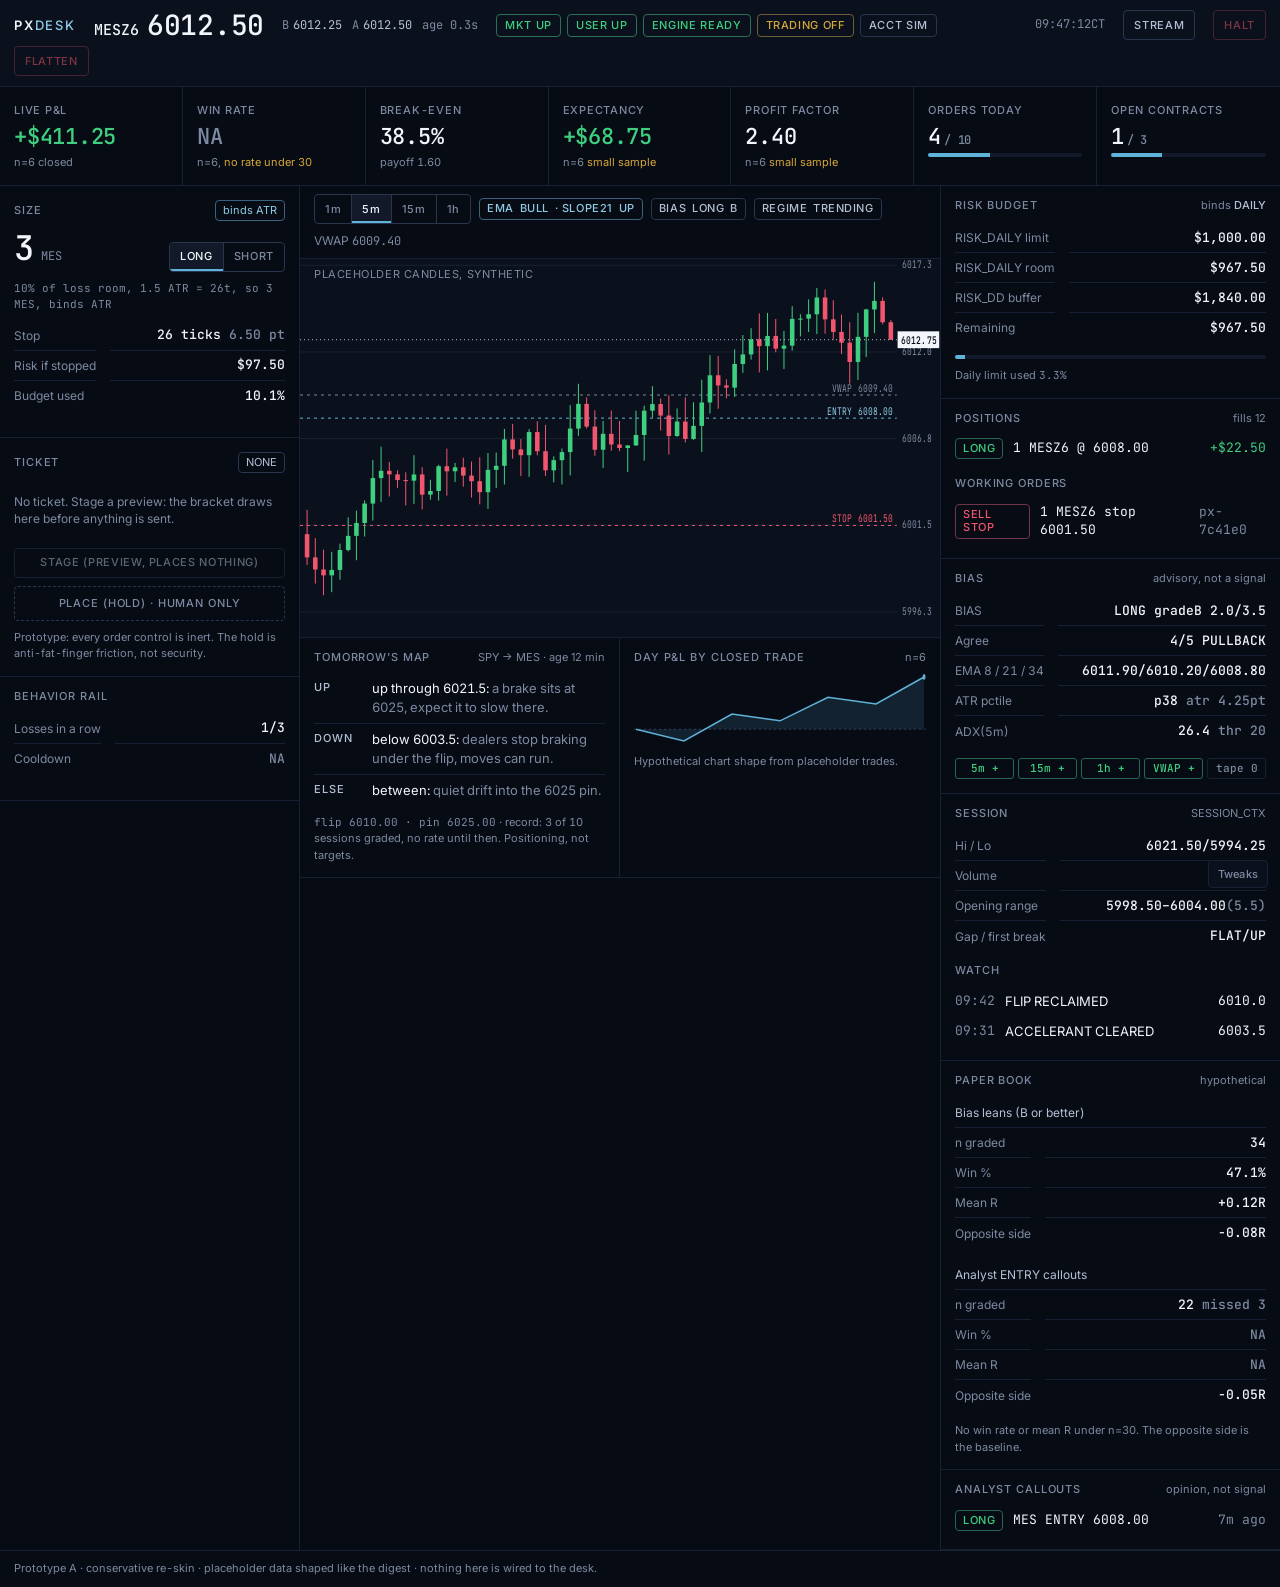
<file: design/prettier-desk/a-conservative.html>
<!doctype html>
<html lang="en" data-theme="dark"><head><meta charset="utf-8">
<meta name="viewport" content="width=device-width,initial-scale=1,viewport-fit=cover">
<title>PX Desk : A conservative re-skin (prototype)</title>
<meta name="color-scheme" content="dark light">
<link rel="preconnect" href="https://fonts.googleapis.com"><link rel="preconnect" href="https://fonts.gstatic.com" crossorigin>
<link href="https://fonts.googleapis.com/css2?family=Inter:wght@400;500;600&family=JetBrains+Mono:wght@400;500&display=swap" rel="stylesheet">
<style>
:root{
  --sans:"Inter",system-ui,-apple-system,"Segoe UI",Roboto,sans-serif;
  --mono:"JetBrains Mono",ui-monospace,"SF Mono",Menlo,Consolas,monospace;
  --surface:#070b14;--surface-2:#0b111c;--surface-3:#121a29;
  --ink:#f2f5fa;--ink-2:#b4c0d4;--muted:#7d8aa1;
  --border:#182033;--border-strong:#2a3550;
  --accent:#5fb3d9;--accent-ink:#8fcbe6;
  --pos:#3fcf80;--neg:#f2566f;--warn:#d6a73a;
  --pad:14px;--gap:8px;--row:30px;
  /* type scale: 11 label / 12 body / 13 row / 15 emphasis / 22 figure / 34 hero figure */
  --t-label:11px;--t-body:12px;--t-row:13px;--t-em:15px;--t-fig:22px;--t-hero:34px;
}
[data-theme="graphite"]{--surface:#101114;--surface-2:#17181c;--surface-3:#1f2127;--ink:#f1f2f4;--ink-2:#b9bcc4;--muted:#8a8e99;--border:#25272e;--border-strong:#383b45}
[data-theme="light"]{color-scheme:light;--surface:#f3f4f6;--surface-2:#fff;--surface-3:#eceef2;--ink:#12151c;--ink-2:#3a4150;--muted:#5d6678;--border:#dde0e6;--border-strong:#bfc4ce;--accent:#1e6f95;--accent-ink:#175a7b;--pos:#13803f;--neg:#c1273f;--warn:#8a6208}
[data-density="compact"]{--pad:10px;--gap:6px;--row:26px;--t-fig:19px;--t-hero:28px}
*{box-sizing:border-box}
html{background:var(--surface)}
body{margin:0;background:var(--surface);color:var(--ink);font:400 var(--t-body)/1.45 var(--sans);-webkit-font-smoothing:antialiased;font-variant-numeric:tabular-nums}
.sr{position:absolute;width:1px;height:1px;overflow:hidden;clip:rect(0 0 0 0);white-space:nowrap}
button{font:inherit;color:inherit}
:focus-visible{outline:2px solid var(--accent);outline-offset:2px}
.mono,.v{font-family:var(--mono);font-variant-numeric:tabular-nums}
.na{color:var(--muted)}
.pos{color:var(--pos)}.neg{color:var(--neg)}
.lbl{font-size:var(--t-label);letter-spacing:.07em;text-transform:uppercase;color:var(--muted);font-weight:500}
.dim{color:var(--muted)}

/* ribbon */
.ribbon{display:flex;flex-wrap:wrap;align-items:center;gap:6px 18px;padding:10px var(--pad);border-bottom:1px solid var(--border);background:var(--surface-2)}
.brand{font-weight:600;letter-spacing:.14em;font-size:13px}.brand em{font-style:normal;color:var(--accent-ink);font-weight:500}
.sym{display:flex;align-items:baseline;gap:8px}
.sym b{font:500 var(--t-em)/1 var(--mono)}
.price{font:500 28px/1 var(--mono);letter-spacing:-.01em}
.ba{display:flex;gap:10px;font:400 var(--t-body)/1 var(--mono);color:var(--ink-2)}.ba i{font-style:normal;color:var(--muted);margin-right:4px}
.pills{display:flex;gap:6px;flex-wrap:wrap}
.pill{font:500 var(--t-label)/1 var(--sans);letter-spacing:.06em;padding:5px 8px;border:1px solid var(--border-strong);border-radius:4px;color:var(--ink-2);text-transform:uppercase}
.pill.up{color:var(--pos);border-color:color-mix(in srgb,var(--pos) 45%,var(--border))}
.pill.off{color:var(--warn);border-color:color-mix(in srgb,var(--warn) 45%,var(--border))}
.sp{flex:1}
.btn{background:transparent;border:1px solid var(--border-strong);border-radius:4px;padding:6px 10px;font:500 var(--t-label)/1 var(--sans);letter-spacing:.06em;text-transform:uppercase;color:var(--ink-2);cursor:pointer;min-height:30px}
.btn:hover:not(:disabled){background:var(--surface-3);color:var(--ink)}
.btn:disabled{opacity:.5;cursor:not-allowed}
.btn.danger{color:var(--neg);border-color:color-mix(in srgb,var(--neg) 45%,var(--border))}
.btn[aria-pressed="true"]{border-color:var(--accent);color:var(--ink)}

/* KPI strip: hairline cells, no boxes */
.kpis{display:grid;grid-template-columns:repeat(7,minmax(0,1fr));border-bottom:1px solid var(--border)}
.kpi{padding:var(--pad);border-right:1px solid var(--border);min-width:0}
.kpi:last-child{border-right:0}
.kpi .v{display:block;font-size:var(--t-fig);font-weight:500;line-height:1.1;margin:6px 0 4px;letter-spacing:-.01em}
.kpi small{font-size:var(--t-label);color:var(--muted)}
.kpi .v small{font-size:var(--t-body);margin-left:3px}
.ss{color:var(--warn)}

/* grid */
.grid{display:grid;grid-template-columns:minmax(260px,300px) minmax(0,1fr) minmax(280px,340px);gap:0;min-height:calc(100vh - 150px)}
.col{display:flex;flex-direction:column;min-width:0}
.col-l{border-right:1px solid var(--border)}.col-r{border-left:1px solid var(--border)}
.panel{padding:var(--pad);border-bottom:1px solid var(--border)}
.panel h2{margin:0 0 10px;font:500 var(--t-label)/1 var(--sans);letter-spacing:.08em;text-transform:uppercase;color:var(--muted);display:flex;align-items:center;gap:8px}
.panel h2 .push{margin-left:auto;text-transform:none;letter-spacing:0;font-weight:400}
.kv{display:grid;grid-template-columns:auto 1fr;gap:0 14px}
.kv>*{padding:5px 0;min-height:var(--row);border-bottom:1px solid var(--border);display:flex;align-items:center}
.kv dt{color:var(--muted)}
.kv dd{margin:0;justify-content:flex-end;font:500 var(--t-row)/1.2 var(--mono)}
.kv>*:nth-last-child(-n+2){border-bottom:0}
.rows{display:flex;flex-direction:column}
.row{display:flex;align-items:center;gap:10px;min-height:var(--row);padding:4px 6px;margin:0 -6px;border-radius:4px;font-size:var(--t-row)}
.row:hover{background:var(--surface-3)}
.row .v{margin-left:auto}
.chip{display:inline-flex;align-items:center;gap:6px;padding:3px 7px;border:1px solid var(--border-strong);border-radius:4px;font:500 var(--t-label)/1.2 var(--sans);letter-spacing:.05em;text-transform:uppercase;color:var(--ink-2)}
.chip.good{color:var(--pos);border-color:color-mix(in srgb,var(--pos) 40%,var(--border))}
.chip.bad{color:var(--neg);border-color:color-mix(in srgb,var(--neg) 40%,var(--border))}
.chip.acc{color:var(--accent-ink);border-color:color-mix(in srgb,var(--accent) 45%,var(--border))}
.bar{height:4px;background:var(--surface-3);border-radius:2px;overflow:hidden}.bar i{display:block;height:100%;background:var(--accent)}
.note{color:var(--muted);font-size:var(--t-label);line-height:1.5;margin:8px 0 0}

/* size box */
.big{display:flex;align-items:baseline;gap:8px}
.big .num{font:500 var(--t-hero)/1 var(--mono);letter-spacing:-.02em}
.seg{display:inline-flex;border:1px solid var(--border-strong);border-radius:4px;overflow:hidden}
.seg button{background:transparent;border:0;padding:6px 10px;cursor:pointer;font:500 var(--t-label)/1 var(--sans);letter-spacing:.06em;color:var(--muted);min-height:28px}
.seg button+button{border-left:1px solid var(--border-strong)}
.seg button:hover{background:var(--surface-3);color:var(--ink)}
.seg button[aria-pressed="true"]{color:var(--ink);background:var(--surface-3);box-shadow:inset 0 -2px 0 var(--accent)}
.empty{color:var(--muted);padding:8px 0}
.place{width:100%;margin-top:8px;padding:11px;border:1px dashed var(--border-strong);border-radius:4px;background:transparent;color:var(--muted);font:500 var(--t-label)/1 var(--sans);letter-spacing:.08em;text-transform:uppercase}

/* chart */
.chartbar{display:flex;flex-wrap:wrap;align-items:center;gap:8px;padding:8px var(--pad);border-bottom:1px solid var(--border)}
.chartbox{position:relative;padding:0 0 0 0;border-bottom:1px solid var(--border);background:var(--surface-2)}
.chartbox svg{display:block;width:100%;height:clamp(240px,42vh,460px)}
svg .gl{stroke:var(--border);stroke-width:1;vector-effect:non-scaling-stroke}
svg .ax,svg .lt{font:400 10px var(--mono);fill:var(--muted)}
svg .lv{stroke:var(--muted);stroke-dasharray:3 4;stroke-width:1;vector-effect:non-scaling-stroke}
svg .lv.entry{stroke:var(--accent)}svg .lv.stop{stroke:var(--neg)}
svg .lt.entry{fill:var(--accent-ink)}svg .lt.stop{fill:var(--neg)}
svg .up line{stroke:var(--pos)}svg .up rect{fill:var(--pos)}svg .dn line{stroke:var(--neg)}svg .dn rect{fill:var(--neg)}
svg line{vector-effect:non-scaling-stroke}
svg .last{stroke:var(--ink-2);stroke-dasharray:1 3;vector-effect:non-scaling-stroke}svg .lastbox{fill:var(--ink)}svg .lasttx{font:500 10px var(--mono);fill:var(--surface)}
.ph{position:absolute;left:var(--pad);top:8px;font-size:var(--t-label);color:var(--muted);letter-spacing:.05em;text-transform:uppercase}
.strips{display:grid;grid-template-columns:1fr 1fr}
.strips>.panel:first-child{border-right:1px solid var(--border)}
.road{display:grid;grid-template-columns:48px 1fr;gap:10px;padding:6px 0;border-bottom:1px solid var(--border);font-size:var(--t-row)}
.road:last-of-type{border-bottom:0}
.road b{font:500 var(--t-label)/1.6 var(--sans);letter-spacing:.08em;color:var(--ink-2)}
.pips{display:flex;gap:4px}.pips span{flex:1;text-align:center;padding:4px 0;border:1px solid var(--border);border-radius:3px;font:500 var(--t-label)/1 var(--mono);color:var(--muted)}
.pips .p{color:var(--pos);border-color:color-mix(in srgb,var(--pos) 40%,var(--border))}.pips .m{color:var(--neg);border-color:color-mix(in srgb,var(--neg) 40%,var(--border))}
.eq svg{display:block;width:100%;height:72px}.eq .zero{stroke:var(--border-strong);stroke-dasharray:2 3;vector-effect:non-scaling-stroke}.eq .fill{fill:color-mix(in srgb,var(--accent) 14%,transparent)}.eq .ln{fill:none;stroke:var(--accent);stroke-width:1.5;vector-effect:non-scaling-stroke}.eq .dot{fill:var(--accent)}
.flash{animation:fl .8s ease-out}@keyframes fl{from{background:color-mix(in srgb,var(--accent) 28%,transparent)}to{background:transparent}}
.foot{padding:10px var(--pad);color:var(--muted);font-size:var(--t-label);border-top:1px solid var(--border)}

@media (max-width:1099px){
  .grid{grid-template-columns:minmax(0,1fr)}
  .col-l,.col-r{border:0}
  .col-c{order:-1}
  .kpis{grid-template-columns:repeat(4,minmax(0,1fr))}
  .kpi{border-bottom:1px solid var(--border)}
}
@media (max-width:640px){
  .kpis{grid-template-columns:repeat(2,minmax(0,1fr))}
  .strips{grid-template-columns:1fr}.strips>.panel:first-child{border-right:0}
  .price{font-size:24px}.sp{display:none}
}
</style>
<style id="tw-css">/* Tweaks control + accents (shared) */
[data-accent="amber"]{--accent:#d6a73a;--accent-ink:#e3be62}
[data-accent="coral"]{--accent:#e0775a;--accent-ink:#ee9a82}
[data-accent="bone"]{--accent:#d9d6cc;--accent-ink:#f2efe6}
[data-theme="light"][data-accent="amber"]{--accent:#9a6f0c;--accent-ink:#8a6208}
[data-theme="light"][data-accent="coral"]{--accent:#b8452a;--accent-ink:#a43b22}
[data-theme="light"][data-accent="bone"]{--accent:#3a3830;--accent-ink:#1d1c17}
.tw{position:fixed;right:12px;bottom:12px;z-index:50;font:500 11px/1 var(--sans);display:flex;flex-direction:column;align-items:flex-end;gap:6px}
.tw[hidden]{display:none}
.tw-tab,.tw-seg button,.tw-foot button{font:inherit;color:var(--muted);background:var(--surface-2);border:1px solid var(--border);border-radius:4px;padding:6px 9px;cursor:pointer;letter-spacing:.02em;min-height:28px}
.tw-tab:hover,.tw-seg button:hover,.tw-foot button:hover{color:var(--ink);border-color:var(--border-strong);background:var(--surface-3)}
.tw-tab:focus-visible,.tw-seg button:focus-visible,.tw-foot button:focus-visible{outline:2px solid var(--accent);outline-offset:2px}
.tw-pane{background:var(--surface-2);border:1px solid var(--border-strong);border-radius:6px;padding:10px;display:grid;gap:8px;min-width:230px;box-shadow:0 8px 24px rgba(0,0,0,.35)}
.tw-pane[hidden]{display:none}
.tw-row{display:grid;grid-template-columns:62px 1fr;align-items:center;gap:8px}
.tw-l{color:var(--muted);text-transform:uppercase;letter-spacing:.08em;font-size:10px}
.tw-seg{display:flex;flex-wrap:wrap;gap:3px}
.tw-seg button{padding:4px 7px;min-height:24px}
.tw-seg button[aria-pressed="true"]{color:var(--ink);border-color:var(--accent);background:var(--surface-3)}
.tw-foot{display:flex;justify-content:space-between;gap:6px;padding-top:2px}
@media (max-width:600px){.tw{right:8px;bottom:8px}}
@media (prefers-reduced-motion:reduce){*,*::before,*::after{animation:none!important;transition:none!important;scroll-behavior:auto!important}}
</style>
</head><body>
<header class="ribbon" role="banner">
  <strong class="brand">PX<em>DESK</em></strong>
  <div class="sym"><b data-ai="contract.name"></b><output class="price" data-ai="quote.last" data-fmt="px" data-flash="1" aria-label="Last price"></output></div>
  <div class="ba"><span><i>B</i><span data-ai="quote.bid" data-fmt="px"></span></span><span><i>A</i><span data-ai="quote.ask" data-fmt="px"></span></span><span class="dim">age <span data-ai="quote.age_s" data-fmt="n1"></span>s</span></div>
  <div class="pills">
    <span class="pill up" title="market data hub">MKT <span data-ai="mode.market"></span></span>
    <span class="pill up" title="user hub">USER <span data-ai="mode.user"></span></span>
    <span class="pill up">ENGINE <span data-ai="mode.engine"></span></span>
    <span class="pill off">TRADING <span data-ai="mode.trading"></span></span>
    <span class="pill">ACCT <span data-ai="mode.acct"></span></span>
  </div>
  <span class="sp"></span>
  <span class="dim mono" data-ai="asof"></span>
  <button class="btn" type="button" aria-pressed="false" title="Prototype: inert">Stream</button>
  <button class="btn danger" type="button" disabled title="Prototype: inert">Halt</button>
  <button class="btn danger" type="button" disabled title="Prototype: inert">Flatten</button>
</header>

<section class="kpis" aria-label="Session KPIs">
  <div class="kpi"><span class="lbl">Live P&amp;L</span><span class="v" data-ai="kpi.pnl_day" data-fmt="susd" data-sign="1"></span><small>n=<span data-ai="kpi.n" data-fmt="int"></span> closed</small></div>
  <div class="kpi"><span class="lbl">Win rate</span><span class="v" data-ai="kpi.win_rate" data-fmt="pct1"></span><small>n=<span data-ai="kpi.n"></span>, <span class="ss">no rate under 30</span></small></div>
  <div class="kpi"><span class="lbl">Break-even</span><span class="v"><span data-ai="kpi.breakeven_win_rate" data-fmt="pct1"></span></span><small>payoff <span data-ai="kpi.payoff" data-fmt="n2"></span></small></div>
  <div class="kpi"><span class="lbl">Expectancy</span><span class="v" data-ai="kpi.expectancy" data-fmt="susd" data-sign="1"></span><small>n=<span data-ai="kpi.n"></span> <span class="ss">small sample</span></small></div>
  <div class="kpi"><span class="lbl">Profit factor</span><span class="v" data-ai="kpi.profit_factor" data-fmt="n2"></span><small>n=<span data-ai="kpi.n"></span> <span class="ss">small sample</span></small></div>
  <div class="kpi"><span class="lbl">Orders today</span><span class="v"><span data-ai="risk.orders_today"></span><small>/ <span data-ai="risk.orders_max"></span></small></span><div class="bar" aria-hidden="true"><i style="width:40%"></i></div></div>
  <div class="kpi"><span class="lbl">Open contracts</span><span class="v"><span data-ai="risk.open_contracts"></span><small>/ <span data-ai="risk.max_contracts"></span></small></span><div class="bar" aria-hidden="true"><i style="width:33%"></i></div></div>
</section>

<main class="grid">
  <aside class="col col-l" aria-label="Order tools">
    <section class="panel" aria-label="Size box">
      <h2>Size <span class="chip acc push" title="binding source">binds ATR</span></h2>
      <div class="big"><span class="num">3</span><span class="mono dim" data-ai="contract.root"></span>
        <span class="seg push" role="group" aria-label="Side" style="margin-left:auto"><button type="button" aria-pressed="true">LONG</button><button type="button" aria-pressed="false">SHORT</button></span></div>
      <p class="note mono" style="font-size:11px">10% of loss room, 1.5 ATR = 26t, so 3 MES, binds ATR</p>
      <dl class="kv" style="margin-top:8px">
        <dt>Stop</dt><dd>26 ticks <span class="dim">&nbsp;6.50 pt</span></dd>
        <dt>Risk if stopped</dt><dd>$97.50</dd>
        <dt>Budget used</dt><dd>10.1%</dd>
      </dl>
    </section>
    <section class="panel" aria-label="Ticket">
      <h2>Ticket <span class="chip push">NONE</span></h2>
      <p class="empty">No ticket. Stage a preview: the bracket draws here before anything is sent.</p>
      <button class="btn" type="button" style="width:100%" disabled>Stage (preview, places nothing)</button>
      <button class="place" type="button" disabled>Place (hold) &middot; human only</button>
      <p class="note">Prototype: every order control is inert. The hold is anti-fat-finger friction, not security.</p>
    </section>
    <section class="panel" aria-label="Behavior">
      <h2>Behavior rail</h2>
      <dl class="kv"><dt>Losses in a row</dt><dd><span data-ai="behavior.consecutive_losses"></span> / <span data-ai="behavior.max_losses"></span></dd><dt>Cooldown</dt><dd><span data-ai="behavior.cooldown_s"></span></dd></dl>
    </section>
  </aside>

  <section class="col col-c" aria-label="Chart">
    <div class="chartbar">
      <span class="seg" role="group" aria-label="Timeframe"><button type="button" aria-pressed="false">1m</button><button type="button" aria-pressed="true">5m</button><button type="button" aria-pressed="false">15m</button><button type="button" aria-pressed="false">1h</button></span>
      <span class="chip acc">EMA <span data-ai="ema.state"></span> &middot; slope21 <span data-ai="ema.slope21"></span></span>
      <span class="chip" id="bias-chip">BIAS <span data-ai="bias.direction"></span> <span data-ai="bias.grade"></span></span>
      <span class="chip">REGIME <span data-ai="regime.state"></span></span>
      <span class="sp"></span><span class="dim">VWAP <span class="mono" data-ai="vwap" data-fmt="px"></span></span>
    </div>
    <div class="chartbox"><span class="ph">placeholder candles, synthetic</span><div id="chart"></div></div>
    <div class="strips">
      <section class="panel" aria-label="Dealer map">
        <h2>Tomorrow's map <span class="push dim"><span data-ai="map.source"></span> &rarr; <span data-ai="map.root"></span> &middot; age <span data-ai="map.age_min"></span> min</span></h2>
        <div id="roads"></div>
        <p class="note"><span class="mono">flip <span data-ai="map.flip" data-fmt="px"></span> &middot; pin <span data-ai="map.pin" data-fmt="px"></span></span> &middot; record: <span data-ai="map.record.sessions"></span> of <span data-ai="map.record.min_sessions"></span> sessions graded, no rate until then. Positioning, not targets.</p>
      </section>
      <section class="panel" aria-label="Day equity">
        <h2>Day P&amp;L by closed trade <span class="push dim">n=<span data-ai="kpi.n"></span></span></h2>
        <div class="eq" id="eq"></div>
        <p class="note">Hypothetical chart shape from placeholder trades.</p>
      </section>
    </div>
  </section>

  <aside class="col col-r" aria-label="State">
    <section class="panel" aria-label="Risk">
      <h2>Risk budget <span class="push dim">binds <b data-ai="risk.binding" style="color:var(--ink-2);font-weight:500"></b></span></h2>
      <dl class="kv">
        <dt>RISK_DAILY limit</dt><dd data-ai="risk.daily_limit" data-fmt="usd"></dd>
        <dt>RISK_DAILY room</dt><dd data-ai="risk.daily_room" data-fmt="usd"></dd>
        <dt>RISK_DD buffer</dt><dd data-ai="risk.dd_buffer" data-fmt="usd"></dd>
        <dt>Remaining</dt><dd data-ai="risk.remaining" data-fmt="usd"></dd>
      </dl>
      <div class="bar" style="margin-top:10px" aria-hidden="true"><i style="width:3.3%"></i></div>
      <p class="note">Daily limit used <span class="mono" data-ai="risk.daily_used_pct" data-fmt="pct1"></span></p>
    </section>
    <section class="panel" aria-label="Positions and orders">
      <h2>Positions <span class="push dim">fills <span data-ai="kpi.fills_today"></span></span></h2>
      <div class="rows"><div class="row"><span class="chip good" data-ai="pos.side"></span><span class="mono"><span data-ai="pos.size"></span> <span data-ai="pos.contract"></span> @ <span data-ai="pos.avg" data-fmt="px"></span></span><span class="v" data-ai="risk.open_pnl" data-fmt="susd" data-sign="1"></span></div></div>
      <h2 style="margin-top:14px">Working orders</h2>
      <div class="rows"><div class="row"><span class="chip bad">SELL STOP</span><span class="mono">1 MESZ6 stop <span data-ai="pos.stop" data-fmt="px"></span></span><span class="v dim">px-7c41e0</span></div></div>
    </section>
    <section class="panel" aria-label="Bias and regime">
      <h2>Bias <span class="push dim">advisory, not a signal</span></h2>
      <dl class="kv">
        <dt>BIAS</dt><dd><span data-ai="bias.direction"></span> &nbsp;grade <span data-ai="bias.grade"></span> &nbsp;<span data-ai="bias.score" data-fmt="n1"></span>/<span data-ai="bias.max" data-fmt="n1"></span></dd>
        <dt>Agree</dt><dd><span data-ai="bias.agree"></span>/<span data-ai="bias.reads"></span> &nbsp;<span data-ai="bias.entry"></span></dd>
        <dt>EMA 8 / 21 / 34</dt><dd><span data-ai="ema.e8" data-fmt="px"></span> / <span data-ai="ema.e21" data-fmt="px"></span> / <span data-ai="ema.e34" data-fmt="px"></span></dd>
        <dt>ATR pctile</dt><dd>p<span data-ai="ind.atr_pctile"></span> &nbsp;<span class="dim">atr <span data-ai="ind.atr" data-fmt="n2"></span>pt</span></dd>
        <dt>ADX <span class="dim">(<span data-ai="regime.tf"></span>)</span></dt><dd><span data-ai="regime.adx" data-fmt="n1"></span> &nbsp;<span class="dim">thr <span data-ai="regime.threshold"></span></span></dd>
      </dl>
      <div class="pips" style="margin-top:10px" aria-label="Votes"><span class="p">5m +</span><span class="p">15m +</span><span class="p">1h +</span><span class="p">VWAP +</span><span>tape 0</span></div>
    </section>
    <section class="panel" aria-label="Session">
      <h2>Session <span class="push dim">SESSION_CTX</span></h2>
      <dl class="kv">
        <dt>Hi / Lo</dt><dd><span data-ai="session.hi" data-fmt="px"></span> / <span data-ai="session.lo" data-fmt="px"></span></dd>
        <dt>Volume</dt><dd data-ai="session.volume" data-fmt="int"></dd>
        <dt>Opening range</dt><dd><span data-ai="ctx.or_low" data-fmt="px"></span>&ndash;<span data-ai="ctx.or_high" data-fmt="px"></span> <span class="dim">(<span data-ai="ctx.or" data-fmt="n1"></span>)</span></dd>
        <dt>Gap / first break</dt><dd><span data-ai="ctx.gap"></span> / <span data-ai="ctx.first_break"></span></dd>
      </dl>
      <h2 style="margin-top:14px">Watch</h2>
      <div class="rows" id="watch"></div>
    </section>
    <section class="panel" aria-label="Paper book">
      <h2>Paper book <span class="push dim">hypothetical</span></h2>
      <div id="paper"></div>
      <p class="note">No win rate or mean R under n=30. The opposite side is the baseline.</p>
    </section>
    <section class="panel" aria-label="Analyst callouts">
      <h2>Analyst callouts <span class="push dim">opinion, not signal</span></h2>
      <div class="rows" id="callouts"></div>
    </section>
  </aside>
</main>
<div class="foot">Prototype A &middot; conservative re-skin &middot; placeholder data shaped like the digest &middot; nothing here is wired to the desk.</div>
<script>
/* PLACEHOLDER DATA: invented values shaped like the digest (digest.py line formats). Nothing here is a real balance, P&L or account. */
const DATA = {
  asof: "09:47:12CT",
  mode: { engine: "READY", trading: "OFF", acct: "SIM", market: "UP", user: "UP" },
  contract: { root: "MES", name: "MESZ6", tick: 0.25, tickval: 1.25, pt: 5 },
  quote: { last: 6012.75, bid: 6012.50, ask: 6012.75, age_s: 0.4 },
  kpi: { n: 6, wins: 4, losses: 2, win_rate: null, breakeven_win_rate: 38.5, payoff: 1.6, profit_factor: 2.4, expectancy: 68.75, pnl_day: 412.50, fills_today: 12 },
  risk: { daily_limit: 1000, daily_room: 967.50, daily_used_pct: 3.3, dd_buffer: 1840.00, remaining: 967.50, binding: "DAILY",
          open_contracts: 1, max_contracts: 3, orders_today: 4, orders_max: 10, open_pnl: 23.75 },
  behavior: { consecutive_losses: 1, max_losses: 3, cooldown_s: null },
  pos: { side: "LONG", size: 1, contract: "MESZ6", avg: 6008.00, stop: 6001.50 },
  orders: [{ side: "SELL", type: "STOP", size: 1, contract: "MESZ6", stop: 6001.50, limit: null, tag: "px-7c41e0" }],
  bias: { direction: "LONG", grade: "B", score: 2.0, max: 3.5, agree: 4, reads: 5, entry: "PULLBACK", flags: [],
          votes: { "5m": 1, "15m": 1, "1h": 1, vwap: 1, tape: 0 } },
  ema: { state: "BULL", e8: 6011.90, e21: 6010.20, e34: 6008.80, slope21: "UP" },
  ind: { atr: 4.25, atr_pctile: 38, adx: 26.4, tf: "5m" },
  regime: { state: "TRENDING", adx: 26.4, threshold: 20, tf: "5m" },
  vwap: 6009.40,
  session: { hi: 6021.50, lo: 5994.25, volume: 184230 },
  ctx: { or_high: 6004.00, or_low: 5998.50, or: 5.5, gap: "FLAT", first_break: "UP" },
  watch: [ { t: "09:42", text: "FLIP RECLAIMED", px: 6010.0 }, { t: "09:31", text: "ACCELERANT CLEARED", px: 6003.5 } ],
  map: { source: "SPY", root: "MES", age_min: 12, regime: "POSITIVE", spot: 6012.75, flip: 6010.0, pin: 6025.0, typical_move: 31,
         roads: [
           { key: "UP",   cond: "up through 6021.5", rule: "a brake sits at 6025, expect it to slow there." },
           { key: "DOWN", cond: "below 6003.5",      rule: "dealers stop braking under the flip, moves can run." },
           { key: "ELSE", cond: "between",           rule: "quiet drift into the 6025 pin." } ],
         record: { sessions: 3, min_sessions: 10 } },
  paper: [
    { name: "Bias leans (B or better)", n: 34, win_pct: 47.1, mean_r: 0.12, mean_r_opp: -0.08, total_r: 4.1, missed: 0 },
    { name: "Analyst ENTRY callouts",   n: 22, win_pct: null, mean_r: null, mean_r_opp: -0.05, total_r: 1.3, missed: 3 } ],
  paper_min_n: 30,
  callouts: [ { age_s: 410, analyst: "NA", sym: "MES", side: "LONG", event: "ENTRY", entry: 6008.0, stop: 6001.5, tp1: 6016.0 } ],
  equity: [0, -87.5, 112.5, 62.5, 237.5, 188.0, 388.75]   /* cumulative day P&L at each closed trade */
};

const $ = (s, r) => (r || document).querySelector(s);
const $$ = (s, r) => Array.from((r || document).querySelectorAll(s));
const get = (o, p) => p.split(".").reduce((a, k) => (a == null ? undefined : a[k]), o);
const ok = v => v !== null && v !== undefined && !(typeof v === "number" && !isFinite(v));
const FMT = {
  usd:  v => (v < 0 ? "-" : "") + "$" + Math.abs(v).toLocaleString("en-US", { minimumFractionDigits: 2, maximumFractionDigits: 2 }),
  susd: v => (v < 0 ? "-" : "+") + "$" + Math.abs(v).toLocaleString("en-US", { minimumFractionDigits: 2, maximumFractionDigits: 2 }),
  px:   v => v.toFixed(2),
  n1:   v => v.toFixed(1),
  n2:   v => v.toFixed(2),
  int:  v => Math.round(v).toLocaleString("en-US"),
  pct1: v => v.toFixed(1) + "%",
  sr:   v => (v < 0 ? "-" : "+") + Math.abs(v).toFixed(2) + "R",
  txt:  v => String(v)
};
/* NA is unknown, never 0 */
function bind(root) {
  $$("[data-ai]", root).forEach(el => {
    const v = get(DATA, el.dataset.ai), f = FMT[el.dataset.fmt || "txt"];
    const next = ok(v) ? f(v) : "NA";
    if (el.textContent !== next) {
      el.textContent = next;
      if (!ok(v)) el.classList.add("na"); else el.classList.remove("na");
      if (el.dataset.sign && ok(v)) { el.classList.toggle("pos", v > 0); el.classList.toggle("neg", v < 0); }
      if (el.dataset.flash) { el.classList.remove("flash"); void el.offsetWidth; el.classList.add("flash"); }
    }
  });
}
/* deterministic placeholder candles (clearly a placeholder, drawn in SVG) */
function candles(n, seed) {
  let s = seed || 7; const r = () => (s = (s * 16807) % 2147483647) / 2147483647;
  let p = 6001, out = [];
  for (let i = 0; i < n; i++) {
    const o = p, c = o + (r() - 0.44) * 3.2, h = Math.max(o, c) + r() * 1.6, l = Math.min(o, c) - r() * 1.6;
    out.push({ o, h, l, c }); p = c;
  }
  const k = DATA.quote.last - out[n - 1].c; out.forEach(b => { b.o += k; b.h += k; b.l += k; b.c += k; });
  return out;
}
function candleSVG(host, o) {
  o = o || {}; const n = o.n || 72, W = 800, H = o.h || 360, padR = 54, padB = 18;
  const cs = candles(n, o.seed), lv = o.levels || [];
  const all = cs.flatMap(b => [b.h, b.l]).concat(lv.map(l => l.p));
  const hi = Math.max.apply(null, all) + 1, lo = Math.min.apply(null, all) - 1;
  const x = i => 6 + i * ((W - padR - 6) / n), y = v => 6 + (hi - v) / (hi - lo) * (H - padB - 12), bw = Math.max(2, (W - padR) / n * 0.55);
  let g = "";
  for (let k = 0; k <= 4; k++) { const v = lo + (hi - lo) * k / 4; g += `<line class="gl" x1="0" x2="${W - padR}" y1="${y(v)}" y2="${y(v)}"/><text class="ax" x="${W - padR + 6}" y="${y(v) + 3}">${v.toFixed(1)}</text>`; }
  lv.forEach(l => { g += `<line class="lv ${l.k || ""}" x1="0" x2="${W - padR}" y1="${y(l.p)}" y2="${y(l.p)}"/><text class="lt ${l.k || ""}" x="${W - padR - 4}" y="${y(l.p) - 3}" text-anchor="end">${l.t} ${l.p.toFixed(2)}</text>`; });
  cs.forEach((b, i) => { const up = b.c >= b.o, cx = x(i) + bw / 2;
    g += `<g class="${up ? "up" : "dn"}"><line x1="${cx}" x2="${cx}" y1="${y(b.h)}" y2="${y(b.l)}"/><rect x="${x(i)}" y="${y(Math.max(b.o, b.c))}" width="${bw}" height="${Math.max(1, Math.abs(y(b.o) - y(b.c)))}"/></g>`; });
  const ly = y(DATA.quote.last);
  g += `<line class="last" x1="0" x2="${W - padR}" y1="${ly}" y2="${ly}"/><rect class="lastbox" x="${W - padR + 1}" y="${ly - 8}" width="${padR - 2}" height="16"/><text class="lasttx" x="${W - padR + 5}" y="${ly + 4}">${DATA.quote.last.toFixed(2)}</text>`;
  host.innerHTML = `<svg viewBox="0 0 ${W} ${H}" preserveAspectRatio="none" role="img" aria-label="Placeholder candle chart, synthetic bars, not market data">${g}</svg>`;
}
function areaSVG(host, series, o) {
  o = o || {}; const W = 600, H = o.h || 120, pad = 4;
  const lo = Math.min(0, ...series), hi = Math.max(0, ...series), span = (hi - lo) || 1;
  const x = i => pad + i * ((W - 2 * pad) / (series.length - 1)), y = v => pad + (hi - v) / span * (H - 2 * pad);
  const pts = series.map((v, i) => `${x(i).toFixed(1)},${y(v).toFixed(1)}`).join(" ");
  host.innerHTML = `<svg viewBox="0 0 ${W} ${H}" preserveAspectRatio="none" role="img" aria-label="Day P&L by closed trade, n=${series.length - 1}"><line class="zero" x1="0" x2="${W}" y1="${y(0)}" y2="${y(0)}"/><polygon class="fill" points="${x(0)},${y(0)} ${pts} ${x(series.length - 1)},${y(0)}"/><polyline class="ln" points="${pts}"/><circle class="dot" cx="${x(series.length - 1)}" cy="${y(series[series.length - 1])}" r="3"/></svg>`;
}
/* simulated tick so the monitor shows state changing; off under prefers-reduced-motion or the Sim toggle */
function startSim(render) {
  const q = DATA.quote; let t = 0;
  return setInterval(() => {
    if (document.documentElement.dataset.sim === "off") return;
    t++; const step = [0.25, -0.25, 0.5, -0.25, 0.25, 0][t % 6];
    q.last = Math.round((q.last + step) * 4) / 4; q.bid = q.last - 0.25; q.ask = q.last; q.age_s = 0.2 + (t % 5) * 0.1;
    DATA.risk.open_pnl = Math.round((q.last - DATA.pos.avg) * DATA.contract.pt * DATA.pos.size * 100) / 100;
    DATA.kpi.pnl_day = DATA.equity[DATA.equity.length - 1] + DATA.risk.open_pnl; render();
  }, 2200);
}
/* Tweaks: theme / density / accent / sim. Persists to localStorage; hides to a small tab, or away entirely (Shift+T brings it back). */
function tweaks(ns, themes) {
  const K = k => "pxdesign." + ns + "." + k, H = document.documentElement;
  const safe = { get: k => { try { return localStorage.getItem(K(k)); } catch (e) { return null; } }, set: (k, v) => { try { localStorage.setItem(K(k), v); } catch (e) {} } };
  const defs = { theme: themes[0], density: "comfortable", accent: "default", sim: "on" };
  const opts = { theme: themes, density: ["comfortable", "compact"], accent: ["default", "amber", "coral", "bone"], sim: ["on", "off"] };
  const reduce = matchMedia("(prefers-reduced-motion: reduce)").matches;
  Object.keys(defs).forEach(k => { let v = safe.get(k); if (!v || opts[k].indexOf(v) < 0) v = (k === "sim" && reduce) ? "off" : defs[k]; H.dataset[k] = v; });
  const box = document.createElement("div"); box.className = "tw";
  box.innerHTML = `<button type="button" class="tw-tab" aria-expanded="false" aria-controls="tw-pane">Tweaks</button>
  <div class="tw-pane" id="tw-pane" role="group" aria-label="Design tweaks" hidden>
  ${Object.keys(opts).map(k => `<div class="tw-row"><span class="tw-l" id="twl-${k}">${k}</span><span class="tw-seg" role="group" aria-labelledby="twl-${k}">${opts[k].map(v => `<button type="button" data-k="${k}" data-v="${v}" aria-pressed="false">${v}</button>`).join("")}</span></div>`).join("")}
  <div class="tw-foot"><button type="button" data-act="reset">Reset</button><button type="button" data-act="hide">Hide (Shift+T)</button></div></div>`;
  document.body.appendChild(box);
  const tab = $(".tw-tab", box), pane = $(".tw-pane", box);
  const sync = () => $$("[data-k]", box).forEach(b => b.setAttribute("aria-pressed", H.dataset[b.dataset.k] === b.dataset.v));
  const open = o => { pane.hidden = !o; tab.setAttribute("aria-expanded", String(o)); };
  const gone = g => { box.hidden = g; safe.set("hidden", g ? "1" : "0"); };
  box.addEventListener("click", e => {
    const b = e.target.closest("button"); if (!b) return;
    if (b === tab) return open(pane.hidden);
    if (b.dataset.k) { H.dataset[b.dataset.k] = b.dataset.v; safe.set(b.dataset.k, b.dataset.v); sync(); return; }
    if (b.dataset.act === "reset") { Object.keys(defs).forEach(k => { H.dataset[k] = defs[k]; safe.set(k, defs[k]); }); sync(); }
    if (b.dataset.act === "hide") { open(false); gone(true); }
  });
  document.addEventListener("keydown", e => {
    if (e.key === "Escape" && !pane.hidden) { open(false); tab.focus(); }
    if (e.shiftKey && e.key.toLowerCase() === "t" && !/^(INPUT|SELECT|TEXTAREA)$/.test((e.target.tagName || ""))) { gone(!box.hidden); }
  });
  gone(safe.get("hidden") === "1"); sync();
}

function renderLists(){
  $("#roads").innerHTML = DATA.map.roads.map(r=>`<div class="road"><b>${r.key}</b><span>${r.cond}: <span class="dim">${r.rule}</span></span></div>`).join("");
  $("#watch").innerHTML = DATA.watch.map(w=>`<div class="row"><span class="mono dim">${w.t}</span><span>${w.text}</span><span class="v">${w.px.toFixed(1)}</span></div>`).join("");
  $("#paper").innerHTML = DATA.paper.map(p=>{const e=p.n>=DATA.paper_min_n;return `<dl class="kv"><dt style="grid-column:1/-1;color:var(--ink-2)">${p.name}</dt>
   <dt>n graded</dt><dd>${p.n}${p.missed?` <span class="dim">&nbsp;missed ${p.missed}</span>`:""}</dd>
   <dt>Win %</dt><dd class="${e?"":"na"}">${e?FMT.pct1(p.win_pct):"NA"}</dd>
   <dt>Mean R</dt><dd class="${e?"":"na"}">${e?FMT.sr(p.mean_r):"NA"}</dd>
   <dt>Opposite side</dt><dd>${FMT.sr(p.mean_r_opp)}</dd></dl>`}).join("");
  $("#callouts").innerHTML = DATA.callouts.map(c=>`<div class="row"><span class="chip good">${c.side}</span><span class="mono">${c.sym} ${c.event} ${c.entry.toFixed(2)}</span><span class="v dim">${Math.round(c.age_s/60)}m ago</span></div>`).join("");
  areaSVG($("#eq"), DATA.equity, {h:72});
}
function render(){ bind(document); }
candleSVG($("#chart"), {levels:[{p:DATA.pos.avg,t:"ENTRY",k:"entry"},{p:DATA.pos.stop,t:"STOP",k:"stop"},{p:DATA.vwap,t:"VWAP"}],h:360});
renderLists(); render(); tweaks("a", ["dark","graphite","light"]); startSim(render);
</script>
</body></html>
</file>
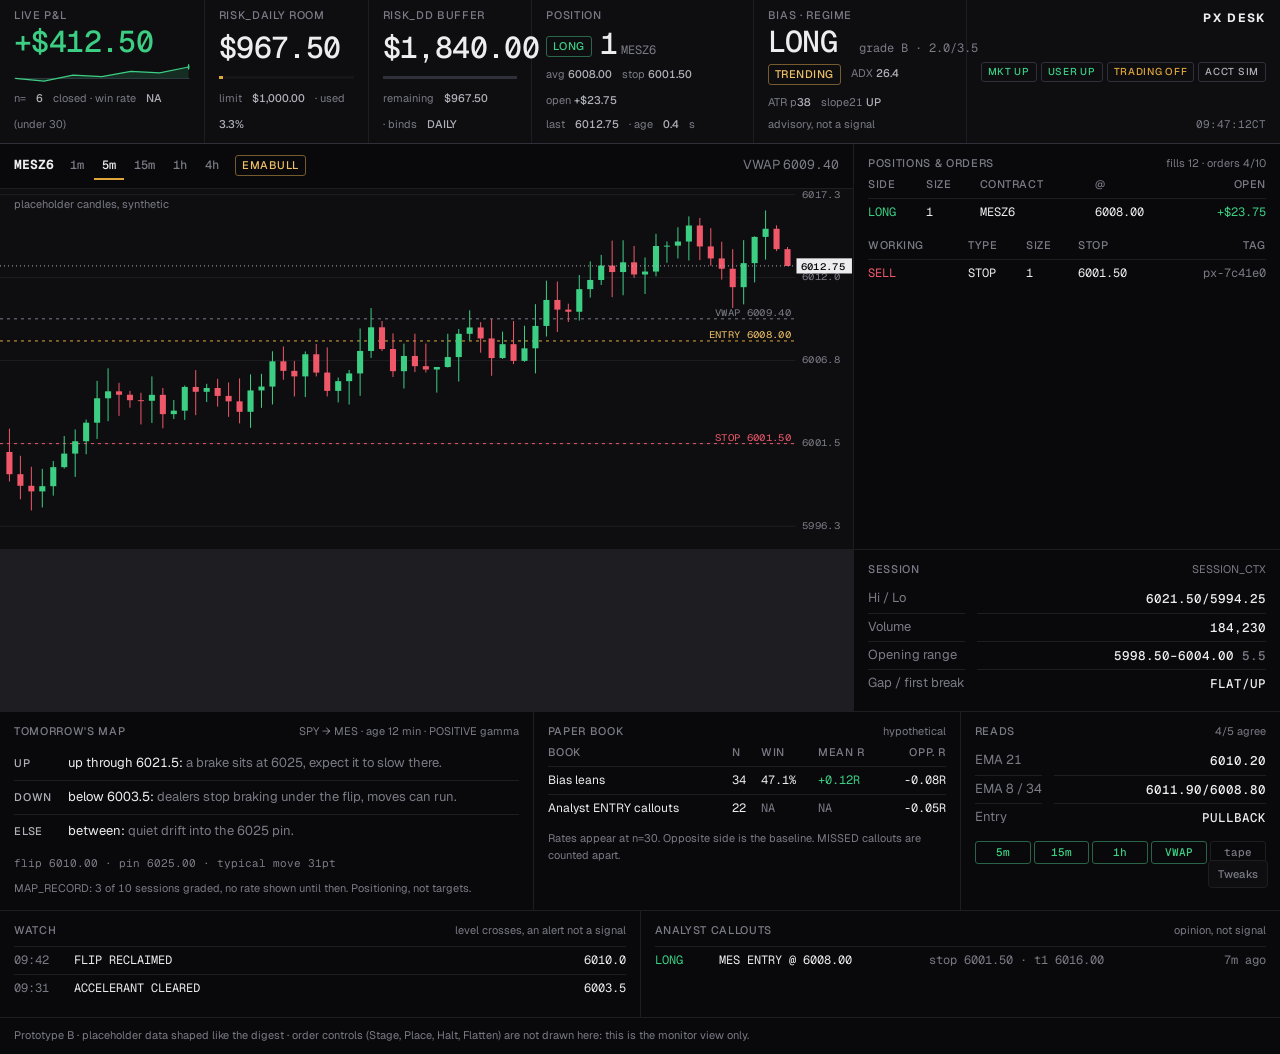
<file: design/prettier-desk/b-strong-fit.html>
<!doctype html>
<html lang="en" data-theme="dark"><head><meta charset="utf-8">
<meta name="viewport" content="width=device-width,initial-scale=1,viewport-fit=cover">
<title>PX Desk : B Monitor, strip + grid (prototype)</title>
<meta name="color-scheme" content="dark light">
<link rel="preconnect" href="https://fonts.googleapis.com"><link rel="preconnect" href="https://fonts.gstatic.com" crossorigin>
<link href="https://fonts.googleapis.com/css2?family=Geist:wght@400;500;600&family=Geist+Mono:wght@400;500&display=swap" rel="stylesheet">
<style>
:root{
  --sans:"Geist",system-ui,-apple-system,"Segoe UI",Roboto,sans-serif;
  --mono:"Geist Mono",ui-monospace,"SF Mono",Menlo,Consolas,monospace;
  --surface:#09090b;--surface-2:#0e0e11;--surface-3:#16161a;
  --ink:#ededf0;--ink-2:#b0b0b8;--muted:#7b7b86;
  --border:#1d1d22;--border-strong:#30303a;
  --accent:#e0a63a;--accent-ink:#efc065;
  --pos:#3ccf84;--neg:#f0586a;--warn:#e0a63a;
  --pad:14px;--row:28px;--fig:30px;
}
[data-accent="default"]{--accent:#e0a63a;--accent-ink:#efc065}
[data-theme="graphite"]{--surface:#121316;--surface-2:#191a1e;--surface-3:#212227;--ink:#eeeff2;--ink-2:#b8bac2;--muted:#868a95;--border:#272930;--border-strong:#3a3d47}
[data-theme="light"]{color-scheme:light;--surface:#f4f4f2;--surface-2:#fff;--surface-3:#eeeeeb;--ink:#141416;--ink-2:#40414a;--muted:#62636d;--border:#e1e1dd;--border-strong:#c4c4bd;--pos:#12803f;--neg:#bf2a40;--warn:#8a6208}
[data-theme="light"][data-accent="default"]{--accent:#8a6208;--accent-ink:#74510a}
[data-density="compact"]{--pad:10px;--row:24px;--fig:26px}
*{box-sizing:border-box}
html{background:var(--surface)}
body{margin:0;background:var(--surface);color:var(--ink);font:400 13px/1.45 var(--sans);-webkit-font-smoothing:antialiased;font-variant-numeric:tabular-nums}
button{font:inherit;color:inherit}
:focus-visible{outline:2px solid var(--accent);outline-offset:2px}
.mono{font-family:var(--mono)}
.na{color:var(--muted)}.pos{color:var(--pos)}.neg{color:var(--neg)}.dim{color:var(--muted)}
.lbl{font:500 11px/1 var(--sans);letter-spacing:.06em;text-transform:uppercase;color:var(--muted)}

/* top strip: the only glance surface. sticky, hairline cells. */
.strip{position:sticky;top:0;z-index:20;background:var(--surface-2);border-bottom:1px solid var(--border-strong);display:grid;grid-template-columns:1.25fr 1fr 1fr 1.35fr 1.3fr auto;align-items:stretch}
.cell{padding:10px var(--pad);border-right:1px solid var(--border);min-width:0;display:flex;flex-direction:column;justify-content:space-between;gap:6px}
.cell:last-child{border-right:0}
.fig{font:500 var(--fig)/1 var(--mono);letter-spacing:-.02em;white-space:nowrap}
.fig small{font:400 12px var(--mono);color:var(--muted);letter-spacing:0;margin-left:4px}
.sub{font-size:11px;color:var(--muted);display:flex;gap:10px;flex-wrap:wrap;align-items:center}
.sub b{font-weight:500;color:var(--ink-2)}
.meter{height:3px;background:var(--surface-3);position:relative}
.meter i{position:absolute;left:0;top:0;bottom:0;background:var(--accent)}
.spark svg{display:block;width:100%;height:22px}
.spark .zero{stroke:var(--border-strong);vector-effect:non-scaling-stroke}.spark .fill{fill:color-mix(in srgb,var(--pos) 16%,transparent)}.spark .ln{fill:none;stroke:var(--pos);stroke-width:1.25;vector-effect:non-scaling-stroke}.spark .dot{fill:var(--pos)}
.brand{padding:10px var(--pad);display:flex;flex-direction:column;justify-content:space-between;align-items:flex-end;gap:6px}
.pill{font:500 10px/1 var(--sans);letter-spacing:.07em;text-transform:uppercase;padding:4px 6px;border:1px solid var(--border-strong);border-radius:3px;color:var(--ink-2)}
.pill.up{color:var(--pos)}.pill.off{color:var(--warn)}
.pills{display:flex;gap:4px;flex-wrap:wrap;justify-content:flex-end}
.tag{display:inline-flex;align-items:center;font:500 11px/1 var(--sans);letter-spacing:.05em;padding:4px 6px;border:1px solid var(--border-strong);border-radius:3px;text-transform:uppercase;color:var(--ink-2)}
.tag.good{color:var(--pos);border-color:color-mix(in srgb,var(--pos) 42%,var(--border))}.tag.bad{color:var(--neg);border-color:color-mix(in srgb,var(--neg) 42%,var(--border))}.tag.acc{color:var(--accent-ink);border-color:color-mix(in srgb,var(--accent) 45%,var(--border))}

/* grid: hairlines come from a 1px gap over the border colour */
.grid{display:grid;grid-template-columns:repeat(12,minmax(0,1fr));gap:1px;background:var(--border);border-bottom:1px solid var(--border)}
.p{background:var(--surface);padding:var(--pad);min-width:0}
.p h2{margin:0 0 10px;font:500 11px/1 var(--sans);letter-spacing:.06em;text-transform:uppercase;color:var(--muted);display:flex;gap:10px;align-items:baseline}
.p h2 .r{margin-left:auto;text-transform:none;letter-spacing:0;font-weight:400}
.chart{grid-column:1/9;padding:0}
.s-pos{grid-column:9/13}
.s-ctx{grid-column:9/13}
.s-map{grid-column:1/6}
.s-paper{grid-column:6/10}
.s-reads{grid-column:10/13}
.s-watch{grid-column:1/7}
.s-call{grid-column:7/13}
.bar{display:flex;align-items:center;gap:8px;padding:8px var(--pad);border-bottom:1px solid var(--border);flex-wrap:wrap}
.seg{display:inline-flex;gap:2px}
.seg button{background:transparent;border:0;border-bottom:2px solid transparent;padding:6px 8px;cursor:pointer;color:var(--muted);font:500 12px/1 var(--mono);min-height:28px;border-radius:0}
.seg button:hover{color:var(--ink);background:var(--surface-3)}
.seg button[aria-pressed="true"]{color:var(--ink);border-bottom-color:var(--accent)}
.chartbox{position:relative;background:var(--surface-2)}
.chartbox svg{display:block;width:100%;height:clamp(250px,40vh,420px)}
.ph{position:absolute;left:var(--pad);top:8px;font-size:11px;color:var(--muted)}
svg .gl{stroke:var(--border);vector-effect:non-scaling-stroke}svg line{vector-effect:non-scaling-stroke}
svg .ax,svg .lt{font:400 10px var(--mono);fill:var(--muted)}
svg .lv{stroke:var(--muted);stroke-dasharray:3 4;vector-effect:non-scaling-stroke}svg .lv.entry{stroke:var(--accent)}svg .lv.stop{stroke:var(--neg)}
svg .lt.entry{fill:var(--accent-ink)}svg .lt.stop{fill:var(--neg)}
svg .up line{stroke:var(--pos)}svg .up rect{fill:var(--pos)}svg .dn line{stroke:var(--neg)}svg .dn rect{fill:var(--neg)}
svg .last{stroke:var(--ink-2);stroke-dasharray:1 3}svg .lastbox{fill:var(--ink)}svg .lasttx{font:500 10px var(--mono);fill:var(--surface)}
.t{width:100%;border-collapse:collapse;font-size:12px}
.t th{font:500 11px/1 var(--sans);letter-spacing:.05em;text-transform:uppercase;color:var(--muted);text-align:left;padding:0 8px 8px 0;font-weight:500}
.t td{padding:0 8px 0 0;height:var(--row);border-top:1px solid var(--border);font-family:var(--mono)}
.t tr:hover td{background:var(--surface-3)}
.t .r{text-align:right;padding-right:0}
.kv{display:grid;grid-template-columns:auto 1fr;column-gap:12px}
.kv>*{min-height:var(--row);display:flex;align-items:center;border-top:1px solid var(--border)}
.kv>dt:first-of-type,.kv>dt:first-of-type+dd{border-top:0}
.kv dt{color:var(--muted)}.kv dd{margin:0;justify-content:flex-end;font:500 12.5px var(--mono)}
.road{display:grid;grid-template-columns:44px 1fr;gap:10px;padding:7px 0;border-top:1px solid var(--border)}
.road:first-of-type{border-top:0}.road b{font:500 11px/1.7 var(--sans);letter-spacing:.07em;color:var(--ink-2)}
.note{margin:8px 0 0;color:var(--muted);font-size:11px;line-height:1.5}
.pip{display:grid;grid-template-columns:repeat(5,1fr);gap:3px;margin-top:10px}
.pip span{text-align:center;padding:5px 0;border:1px solid var(--border);font:500 11px/1 var(--mono);color:var(--muted);border-radius:3px}
.pip .p1{color:var(--pos);border-color:color-mix(in srgb,var(--pos) 40%,var(--border))}
.flash{animation:fl .8s ease-out}@keyframes fl{from{background:color-mix(in srgb,var(--accent) 26%,transparent)}to{background:transparent}}
.foot{padding:10px var(--pad);color:var(--muted);font-size:11px}
.btn{background:transparent;border:1px solid var(--border-strong);border-radius:3px;padding:6px 9px;font:500 11px/1 var(--sans);letter-spacing:.06em;text-transform:uppercase;color:var(--ink-2);cursor:pointer;min-height:28px}
.btn:hover:not(:disabled){background:var(--surface-3);color:var(--ink)}.btn:disabled{opacity:.5;cursor:not-allowed}.btn.danger{color:var(--neg)}

@media (max-width:1199px){
  .strip{grid-template-columns:repeat(3,1fr)}
  .cell:nth-child(3){border-right:0}.cell:nth-child(5){grid-column:span 2;border-right:0}.cell{border-bottom:1px solid var(--border)}
  .brand{grid-column:1/-1;flex-direction:row;align-items:center;border-bottom:0}
  .chart{grid-column:1/13}.s-pos,.s-ctx{grid-column:span 6}.s-map{grid-column:1/13}.s-paper{grid-column:1/7}.s-reads{grid-column:7/13}.s-watch,.s-call{grid-column:1/13}
}
@media (max-width:720px){
  .strip{grid-template-columns:1fr 1fr;position:static}
  .cell:nth-child(1){grid-column:1/-1;border-right:0}.cell:nth-child(2){border-right:1px solid var(--border)}.cell:nth-child(3){border-right:0}
  .cell.wide{grid-column:1/-1;border-right:0}
  .s-pos,.s-ctx,.s-paper,.s-reads{grid-column:1/13}
  :root{--fig:26px}
}
</style>
<style id="tw-css">/* Tweaks control + accents (shared) */
[data-accent="amber"]{--accent:#d6a73a;--accent-ink:#e3be62}
[data-accent="coral"]{--accent:#e0775a;--accent-ink:#ee9a82}
[data-accent="bone"]{--accent:#d9d6cc;--accent-ink:#f2efe6}
[data-theme="light"][data-accent="amber"]{--accent:#9a6f0c;--accent-ink:#8a6208}
[data-theme="light"][data-accent="coral"]{--accent:#b8452a;--accent-ink:#a43b22}
[data-theme="light"][data-accent="bone"]{--accent:#3a3830;--accent-ink:#1d1c17}
.tw{position:fixed;right:12px;bottom:12px;z-index:50;font:500 11px/1 var(--sans);display:flex;flex-direction:column;align-items:flex-end;gap:6px}
.tw[hidden]{display:none}
.tw-tab,.tw-seg button,.tw-foot button{font:inherit;color:var(--muted);background:var(--surface-2);border:1px solid var(--border);border-radius:4px;padding:6px 9px;cursor:pointer;letter-spacing:.02em;min-height:28px}
.tw-tab:hover,.tw-seg button:hover,.tw-foot button:hover{color:var(--ink);border-color:var(--border-strong);background:var(--surface-3)}
.tw-tab:focus-visible,.tw-seg button:focus-visible,.tw-foot button:focus-visible{outline:2px solid var(--accent);outline-offset:2px}
.tw-pane{background:var(--surface-2);border:1px solid var(--border-strong);border-radius:6px;padding:10px;display:grid;gap:8px;min-width:230px;box-shadow:0 8px 24px rgba(0,0,0,.35)}
.tw-pane[hidden]{display:none}
.tw-row{display:grid;grid-template-columns:62px 1fr;align-items:center;gap:8px}
.tw-l{color:var(--muted);text-transform:uppercase;letter-spacing:.08em;font-size:10px}
.tw-seg{display:flex;flex-wrap:wrap;gap:3px}
.tw-seg button{padding:4px 7px;min-height:24px}
.tw-seg button[aria-pressed="true"]{color:var(--ink);border-color:var(--accent);background:var(--surface-3)}
.tw-foot{display:flex;justify-content:space-between;gap:6px;padding-top:2px}
@media (max-width:600px){.tw{right:8px;bottom:8px}}
@media (prefers-reduced-motion:reduce){*,*::before,*::after{animation:none!important;transition:none!important;scroll-behavior:auto!important}}
</style>
</head><body>
<header class="strip" role="banner" aria-label="Glance strip: P&L, risk, position, bias">
  <div class="cell" aria-label="Day P&L">
    <span class="lbl">Live P&amp;L</span>
    <span class="fig" data-ai="kpi.pnl_day" data-fmt="susd" data-sign="1" data-flash="1"></span>
    <div class="spark" id="spark" aria-hidden="true"></div>
    <span class="sub">n=<b data-ai="kpi.n"></b> closed &middot; win rate <b class="na">NA</b> (under 30)</span>
  </div>
  <div class="cell" aria-label="Daily risk room">
    <span class="lbl">RISK_DAILY room</span>
    <span class="fig"><span data-ai="risk.daily_room" data-fmt="usd"></span></span>
    <div class="meter" aria-hidden="true"><i style="width:3.3%"></i></div>
    <span class="sub">limit <b data-ai="risk.daily_limit" data-fmt="usd"></b> &middot; used <b data-ai="risk.daily_used_pct" data-fmt="pct1"></b></span>
  </div>
  <div class="cell" aria-label="Drawdown buffer">
    <span class="lbl">RISK_DD buffer</span>
    <span class="fig" data-ai="risk.dd_buffer" data-fmt="usd"></span>
    <div class="meter" aria-hidden="true"><i style="width:100%;background:var(--border-strong)"></i></div>
    <span class="sub">remaining <b data-ai="risk.remaining" data-fmt="usd"></b> &middot; binds <b data-ai="risk.binding"></b></span>
  </div>
  <div class="cell wide" aria-label="Position">
    <span class="lbl">Position</span>
    <span class="fig"><span class="tag good" style="vertical-align:middle;margin-right:8px;font-size:11px" data-ai="pos.side"></span><span data-ai="pos.size"></span><small data-ai="pos.contract"></small></span>
    <span class="sub"><span>avg <b data-ai="pos.avg" data-fmt="px"></b></span><span>stop <b data-ai="pos.stop" data-fmt="px"></b></span><span>open <b data-ai="risk.open_pnl" data-fmt="susd" data-sign="1"></b></span></span>
    <span class="sub">last <b data-ai="quote.last" data-fmt="px" data-flash="1"></b> &middot; age <b data-ai="quote.age_s" data-fmt="n1"></b>s</span>
  </div>
  <div class="cell wide" aria-label="Bias and regime">
    <span class="lbl">BIAS &middot; REGIME</span>
    <span class="fig"><span data-ai="bias.direction"></span> <small>grade <span data-ai="bias.grade"></span> &middot; <span data-ai="bias.score" data-fmt="n1"></span>/<span data-ai="bias.max" data-fmt="n1"></span></small></span>
    <span class="sub"><span class="tag acc" data-ai="regime.state"></span><span>ADX <b data-ai="regime.adx" data-fmt="n1"></b></span><span>ATR p<b data-ai="ind.atr_pctile"></b></span><span>slope21 <b data-ai="ema.slope21"></b></span></span>
    <span class="sub">advisory, not a signal</span>
  </div>
  <div class="brand">
    <strong style="letter-spacing:.14em;font-size:12px">PX DESK</strong>
    <div class="pills"><span class="pill up">MKT <span data-ai="mode.market"></span></span><span class="pill up">USER <span data-ai="mode.user"></span></span><span class="pill off">TRADING <span data-ai="mode.trading"></span></span><span class="pill">ACCT <span data-ai="mode.acct"></span></span></div>
    <span class="dim mono" style="font-size:11px" data-ai="asof"></span>
  </div>
</header>

<main class="grid">
  <section class="p chart" aria-label="Chart">
    <div class="bar">
      <b class="mono" data-ai="contract.name"></b>
      <span class="seg" role="group" aria-label="Timeframe"><button type="button" aria-pressed="false">1m</button><button type="button" aria-pressed="true">5m</button><button type="button" aria-pressed="false">15m</button><button type="button" aria-pressed="false">1h</button><button type="button" aria-pressed="false">4h</button></span>
      <span class="tag acc">EMA <span data-ai="ema.state"></span></span>
      <span class="dim" style="margin-left:auto">VWAP <span class="mono" data-ai="vwap" data-fmt="px"></span></span>
    </div>
    <div class="chartbox"><span class="ph">placeholder candles, synthetic</span><div id="chart"></div></div>
  </section>

  <section class="p s-pos" aria-label="Positions and orders">
    <h2>Positions &amp; orders <span class="r">fills <span data-ai="kpi.fills_today"></span> &middot; orders <span data-ai="risk.orders_today"></span>/<span data-ai="risk.orders_max"></span></span></h2>
    <table class="t"><thead><tr><th>Side</th><th>Size</th><th>Contract</th><th>@</th><th class="r">Open</th></tr></thead><tbody>
      <tr><td class="pos">LONG</td><td data-ai="pos.size"></td><td data-ai="pos.contract"></td><td data-ai="pos.avg" data-fmt="px"></td><td class="r" data-ai="risk.open_pnl" data-fmt="susd" data-sign="1"></td></tr></tbody></table>
    <table class="t" style="margin-top:14px"><thead><tr><th>Working</th><th>Type</th><th>Size</th><th>Stop</th><th class="r">Tag</th></tr></thead><tbody>
      <tr><td class="neg">SELL</td><td>STOP</td><td>1</td><td data-ai="pos.stop" data-fmt="px"></td><td class="r dim">px-7c41e0</td></tr></tbody></table>
  </section>

  <section class="p s-ctx" aria-label="Session context">
    <h2>Session <span class="r">SESSION_CTX</span></h2>
    <dl class="kv" style="margin:0">
      <dt>Hi / Lo</dt><dd><span data-ai="session.hi" data-fmt="px"></span> / <span data-ai="session.lo" data-fmt="px"></span></dd>
      <dt>Volume</dt><dd data-ai="session.volume" data-fmt="int"></dd>
      <dt>Opening range</dt><dd><span data-ai="ctx.or_low" data-fmt="px"></span>&ndash;<span data-ai="ctx.or_high" data-fmt="px"></span> <span class="dim">&nbsp;<span data-ai="ctx.or" data-fmt="n1"></span></span></dd>
      <dt>Gap / first break</dt><dd><span data-ai="ctx.gap"></span> / <span data-ai="ctx.first_break"></span></dd>
    </dl>
  </section>

  <section class="p s-map" aria-label="Tomorrow's map">
    <h2>Tomorrow's map <span class="r"><span data-ai="map.source"></span> &rarr; <span data-ai="map.root"></span> &middot; age <span data-ai="map.age_min"></span> min &middot; <span data-ai="map.regime"></span> gamma</span></h2>
    <div id="roads"></div>
    <p class="note mono">flip <span data-ai="map.flip" data-fmt="px"></span> &middot; pin <span data-ai="map.pin" data-fmt="px"></span> &middot; typical move <span data-ai="map.typical_move"></span>pt</p>
    <p class="note">MAP_RECORD: <span data-ai="map.record.sessions"></span> of <span data-ai="map.record.min_sessions"></span> sessions graded, no rate shown until then. Positioning, not targets.</p>
  </section>

  <section class="p s-paper" aria-label="Paper book">
    <h2>Paper book <span class="r">hypothetical</span></h2>
    <table class="t"><thead><tr><th>Book</th><th>n</th><th>Win</th><th>Mean R</th><th class="r">Opp. R</th></tr></thead><tbody id="paper"></tbody></table>
    <p class="note">Rates appear at n=30. Opposite side is the baseline. MISSED callouts are counted apart.</p>
  </section>

  <section class="p s-reads" aria-label="Reads">
    <h2>Reads <span class="r"><span data-ai="bias.agree"></span>/<span data-ai="bias.reads"></span> agree</span></h2>
    <dl class="kv" style="margin:0">
      <dt>EMA 21</dt><dd data-ai="ema.e21" data-fmt="px"></dd>
      <dt>EMA 8 / 34</dt><dd><span data-ai="ema.e8" data-fmt="px"></span> / <span data-ai="ema.e34" data-fmt="px"></span></dd>
      <dt>Entry</dt><dd data-ai="bias.entry"></dd>
    </dl>
    <div class="pip" aria-label="Votes"><span class="p1">5m</span><span class="p1">15m</span><span class="p1">1h</span><span class="p1">VWAP</span><span>tape</span></div>
  </section>

  <section class="p s-watch" aria-label="Watch">
    <h2>Watch <span class="r">level crosses, an alert not a signal</span></h2>
    <table class="t"><tbody id="watch"></tbody></table>
  </section>
  <section class="p s-call" aria-label="Analyst callouts">
    <h2>Analyst callouts <span class="r">opinion, not signal</span></h2>
    <table class="t"><tbody id="callouts"></tbody></table>
  </section>
</main>
<div class="foot">Prototype B &middot; placeholder data shaped like the digest &middot; order controls (Stage, Place, Halt, Flatten) are not drawn here: this is the monitor view only.</div>
<script>
/* PLACEHOLDER DATA: invented values shaped like the digest (digest.py line formats). Nothing here is a real balance, P&L or account. */
const DATA = {
  asof: "09:47:12CT",
  mode: { engine: "READY", trading: "OFF", acct: "SIM", market: "UP", user: "UP" },
  contract: { root: "MES", name: "MESZ6", tick: 0.25, tickval: 1.25, pt: 5 },
  quote: { last: 6012.75, bid: 6012.50, ask: 6012.75, age_s: 0.4 },
  kpi: { n: 6, wins: 4, losses: 2, win_rate: null, breakeven_win_rate: 38.5, payoff: 1.6, profit_factor: 2.4, expectancy: 68.75, pnl_day: 412.50, fills_today: 12 },
  risk: { daily_limit: 1000, daily_room: 967.50, daily_used_pct: 3.3, dd_buffer: 1840.00, remaining: 967.50, binding: "DAILY",
          open_contracts: 1, max_contracts: 3, orders_today: 4, orders_max: 10, open_pnl: 23.75 },
  behavior: { consecutive_losses: 1, max_losses: 3, cooldown_s: null },
  pos: { side: "LONG", size: 1, contract: "MESZ6", avg: 6008.00, stop: 6001.50 },
  orders: [{ side: "SELL", type: "STOP", size: 1, contract: "MESZ6", stop: 6001.50, limit: null, tag: "px-7c41e0" }],
  bias: { direction: "LONG", grade: "B", score: 2.0, max: 3.5, agree: 4, reads: 5, entry: "PULLBACK", flags: [],
          votes: { "5m": 1, "15m": 1, "1h": 1, vwap: 1, tape: 0 } },
  ema: { state: "BULL", e8: 6011.90, e21: 6010.20, e34: 6008.80, slope21: "UP" },
  ind: { atr: 4.25, atr_pctile: 38, adx: 26.4, tf: "5m" },
  regime: { state: "TRENDING", adx: 26.4, threshold: 20, tf: "5m" },
  vwap: 6009.40,
  session: { hi: 6021.50, lo: 5994.25, volume: 184230 },
  ctx: { or_high: 6004.00, or_low: 5998.50, or: 5.5, gap: "FLAT", first_break: "UP" },
  watch: [ { t: "09:42", text: "FLIP RECLAIMED", px: 6010.0 }, { t: "09:31", text: "ACCELERANT CLEARED", px: 6003.5 } ],
  map: { source: "SPY", root: "MES", age_min: 12, regime: "POSITIVE", spot: 6012.75, flip: 6010.0, pin: 6025.0, typical_move: 31,
         roads: [
           { key: "UP",   cond: "up through 6021.5", rule: "a brake sits at 6025, expect it to slow there." },
           { key: "DOWN", cond: "below 6003.5",      rule: "dealers stop braking under the flip, moves can run." },
           { key: "ELSE", cond: "between",           rule: "quiet drift into the 6025 pin." } ],
         record: { sessions: 3, min_sessions: 10 } },
  paper: [
    { name: "Bias leans (B or better)", n: 34, win_pct: 47.1, mean_r: 0.12, mean_r_opp: -0.08, total_r: 4.1, missed: 0 },
    { name: "Analyst ENTRY callouts",   n: 22, win_pct: null, mean_r: null, mean_r_opp: -0.05, total_r: 1.3, missed: 3 } ],
  paper_min_n: 30,
  callouts: [ { age_s: 410, analyst: "NA", sym: "MES", side: "LONG", event: "ENTRY", entry: 6008.0, stop: 6001.5, tp1: 6016.0 } ],
  equity: [0, -87.5, 112.5, 62.5, 237.5, 188.0, 388.75]   /* cumulative day P&L at each closed trade */
};

const $ = (s, r) => (r || document).querySelector(s);
const $$ = (s, r) => Array.from((r || document).querySelectorAll(s));
const get = (o, p) => p.split(".").reduce((a, k) => (a == null ? undefined : a[k]), o);
const ok = v => v !== null && v !== undefined && !(typeof v === "number" && !isFinite(v));
const FMT = {
  usd:  v => (v < 0 ? "-" : "") + "$" + Math.abs(v).toLocaleString("en-US", { minimumFractionDigits: 2, maximumFractionDigits: 2 }),
  susd: v => (v < 0 ? "-" : "+") + "$" + Math.abs(v).toLocaleString("en-US", { minimumFractionDigits: 2, maximumFractionDigits: 2 }),
  px:   v => v.toFixed(2),
  n1:   v => v.toFixed(1),
  n2:   v => v.toFixed(2),
  int:  v => Math.round(v).toLocaleString("en-US"),
  pct1: v => v.toFixed(1) + "%",
  sr:   v => (v < 0 ? "-" : "+") + Math.abs(v).toFixed(2) + "R",
  txt:  v => String(v)
};
/* NA is unknown, never 0 */
function bind(root) {
  $$("[data-ai]", root).forEach(el => {
    const v = get(DATA, el.dataset.ai), f = FMT[el.dataset.fmt || "txt"];
    const next = ok(v) ? f(v) : "NA";
    if (el.textContent !== next) {
      el.textContent = next;
      if (!ok(v)) el.classList.add("na"); else el.classList.remove("na");
      if (el.dataset.sign && ok(v)) { el.classList.toggle("pos", v > 0); el.classList.toggle("neg", v < 0); }
      if (el.dataset.flash) { el.classList.remove("flash"); void el.offsetWidth; el.classList.add("flash"); }
    }
  });
}
/* deterministic placeholder candles (clearly a placeholder, drawn in SVG) */
function candles(n, seed) {
  let s = seed || 7; const r = () => (s = (s * 16807) % 2147483647) / 2147483647;
  let p = 6001, out = [];
  for (let i = 0; i < n; i++) {
    const o = p, c = o + (r() - 0.44) * 3.2, h = Math.max(o, c) + r() * 1.6, l = Math.min(o, c) - r() * 1.6;
    out.push({ o, h, l, c }); p = c;
  }
  const k = DATA.quote.last - out[n - 1].c; out.forEach(b => { b.o += k; b.h += k; b.l += k; b.c += k; });
  return out;
}
function candleSVG(host, o) {
  o = o || {}; const n = o.n || 72, W = 800, H = o.h || 360, padR = 54, padB = 18;
  const cs = candles(n, o.seed), lv = o.levels || [];
  const all = cs.flatMap(b => [b.h, b.l]).concat(lv.map(l => l.p));
  const hi = Math.max.apply(null, all) + 1, lo = Math.min.apply(null, all) - 1;
  const x = i => 6 + i * ((W - padR - 6) / n), y = v => 6 + (hi - v) / (hi - lo) * (H - padB - 12), bw = Math.max(2, (W - padR) / n * 0.55);
  let g = "";
  for (let k = 0; k <= 4; k++) { const v = lo + (hi - lo) * k / 4; g += `<line class="gl" x1="0" x2="${W - padR}" y1="${y(v)}" y2="${y(v)}"/><text class="ax" x="${W - padR + 6}" y="${y(v) + 3}">${v.toFixed(1)}</text>`; }
  lv.forEach(l => { g += `<line class="lv ${l.k || ""}" x1="0" x2="${W - padR}" y1="${y(l.p)}" y2="${y(l.p)}"/><text class="lt ${l.k || ""}" x="${W - padR - 4}" y="${y(l.p) - 3}" text-anchor="end">${l.t} ${l.p.toFixed(2)}</text>`; });
  cs.forEach((b, i) => { const up = b.c >= b.o, cx = x(i) + bw / 2;
    g += `<g class="${up ? "up" : "dn"}"><line x1="${cx}" x2="${cx}" y1="${y(b.h)}" y2="${y(b.l)}"/><rect x="${x(i)}" y="${y(Math.max(b.o, b.c))}" width="${bw}" height="${Math.max(1, Math.abs(y(b.o) - y(b.c)))}"/></g>`; });
  const ly = y(DATA.quote.last);
  g += `<line class="last" x1="0" x2="${W - padR}" y1="${ly}" y2="${ly}"/><rect class="lastbox" x="${W - padR + 1}" y="${ly - 8}" width="${padR - 2}" height="16"/><text class="lasttx" x="${W - padR + 5}" y="${ly + 4}">${DATA.quote.last.toFixed(2)}</text>`;
  host.innerHTML = `<svg viewBox="0 0 ${W} ${H}" preserveAspectRatio="none" role="img" aria-label="Placeholder candle chart, synthetic bars, not market data">${g}</svg>`;
}
function areaSVG(host, series, o) {
  o = o || {}; const W = 600, H = o.h || 120, pad = 4;
  const lo = Math.min(0, ...series), hi = Math.max(0, ...series), span = (hi - lo) || 1;
  const x = i => pad + i * ((W - 2 * pad) / (series.length - 1)), y = v => pad + (hi - v) / span * (H - 2 * pad);
  const pts = series.map((v, i) => `${x(i).toFixed(1)},${y(v).toFixed(1)}`).join(" ");
  host.innerHTML = `<svg viewBox="0 0 ${W} ${H}" preserveAspectRatio="none" role="img" aria-label="Day P&L by closed trade, n=${series.length - 1}"><line class="zero" x1="0" x2="${W}" y1="${y(0)}" y2="${y(0)}"/><polygon class="fill" points="${x(0)},${y(0)} ${pts} ${x(series.length - 1)},${y(0)}"/><polyline class="ln" points="${pts}"/><circle class="dot" cx="${x(series.length - 1)}" cy="${y(series[series.length - 1])}" r="3"/></svg>`;
}
/* simulated tick so the monitor shows state changing; off under prefers-reduced-motion or the Sim toggle */
function startSim(render) {
  const q = DATA.quote; let t = 0;
  return setInterval(() => {
    if (document.documentElement.dataset.sim === "off") return;
    t++; const step = [0.25, -0.25, 0.5, -0.25, 0.25, 0][t % 6];
    q.last = Math.round((q.last + step) * 4) / 4; q.bid = q.last - 0.25; q.ask = q.last; q.age_s = 0.2 + (t % 5) * 0.1;
    DATA.risk.open_pnl = Math.round((q.last - DATA.pos.avg) * DATA.contract.pt * DATA.pos.size * 100) / 100;
    DATA.kpi.pnl_day = DATA.equity[DATA.equity.length - 1] + DATA.risk.open_pnl; render();
  }, 2200);
}
/* Tweaks: theme / density / accent / sim. Persists to localStorage; hides to a small tab, or away entirely (Shift+T brings it back). */
function tweaks(ns, themes) {
  const K = k => "pxdesign." + ns + "." + k, H = document.documentElement;
  const safe = { get: k => { try { return localStorage.getItem(K(k)); } catch (e) { return null; } }, set: (k, v) => { try { localStorage.setItem(K(k), v); } catch (e) {} } };
  const defs = { theme: themes[0], density: "comfortable", accent: "default", sim: "on" };
  const opts = { theme: themes, density: ["comfortable", "compact"], accent: ["default", "amber", "coral", "bone"], sim: ["on", "off"] };
  const reduce = matchMedia("(prefers-reduced-motion: reduce)").matches;
  Object.keys(defs).forEach(k => { let v = safe.get(k); if (!v || opts[k].indexOf(v) < 0) v = (k === "sim" && reduce) ? "off" : defs[k]; H.dataset[k] = v; });
  const box = document.createElement("div"); box.className = "tw";
  box.innerHTML = `<button type="button" class="tw-tab" aria-expanded="false" aria-controls="tw-pane">Tweaks</button>
  <div class="tw-pane" id="tw-pane" role="group" aria-label="Design tweaks" hidden>
  ${Object.keys(opts).map(k => `<div class="tw-row"><span class="tw-l" id="twl-${k}">${k}</span><span class="tw-seg" role="group" aria-labelledby="twl-${k}">${opts[k].map(v => `<button type="button" data-k="${k}" data-v="${v}" aria-pressed="false">${v}</button>`).join("")}</span></div>`).join("")}
  <div class="tw-foot"><button type="button" data-act="reset">Reset</button><button type="button" data-act="hide">Hide (Shift+T)</button></div></div>`;
  document.body.appendChild(box);
  const tab = $(".tw-tab", box), pane = $(".tw-pane", box);
  const sync = () => $$("[data-k]", box).forEach(b => b.setAttribute("aria-pressed", H.dataset[b.dataset.k] === b.dataset.v));
  const open = o => { pane.hidden = !o; tab.setAttribute("aria-expanded", String(o)); };
  const gone = g => { box.hidden = g; safe.set("hidden", g ? "1" : "0"); };
  box.addEventListener("click", e => {
    const b = e.target.closest("button"); if (!b) return;
    if (b === tab) return open(pane.hidden);
    if (b.dataset.k) { H.dataset[b.dataset.k] = b.dataset.v; safe.set(b.dataset.k, b.dataset.v); sync(); return; }
    if (b.dataset.act === "reset") { Object.keys(defs).forEach(k => { H.dataset[k] = defs[k]; safe.set(k, defs[k]); }); sync(); }
    if (b.dataset.act === "hide") { open(false); gone(true); }
  });
  document.addEventListener("keydown", e => {
    if (e.key === "Escape" && !pane.hidden) { open(false); tab.focus(); }
    if (e.shiftKey && e.key.toLowerCase() === "t" && !/^(INPUT|SELECT|TEXTAREA)$/.test((e.target.tagName || ""))) { gone(!box.hidden); }
  });
  gone(safe.get("hidden") === "1"); sync();
}

function renderLists(){
  $("#roads").innerHTML = DATA.map.roads.map(r=>`<div class="road"><b>${r.key}</b><span>${r.cond}: <span class="dim">${r.rule}</span></span></div>`).join("");
  $("#watch").innerHTML = DATA.watch.map(w=>`<tr><td class="dim" style="width:60px">${w.t}</td><td>${w.text}</td><td class="r">${w.px.toFixed(1)}</td></tr>`).join("");
  $("#paper").innerHTML = DATA.paper.map(p=>{const e=p.n>=DATA.paper_min_n;return `<tr><td style="font-family:var(--sans)">${p.name.replace(/ \(.*\)/,"")}</td><td>${p.n}</td><td class="${e?"":"na"}">${e?FMT.pct1(p.win_pct):"NA"}</td><td class="${e?(p.mean_r>0?"pos":"neg"):"na"}">${e?FMT.sr(p.mean_r):"NA"}</td><td class="r">${FMT.sr(p.mean_r_opp)}</td></tr>`}).join("");
  $("#callouts").innerHTML = DATA.callouts.map(c=>`<tr><td class="${c.side==="LONG"?"pos":"neg"}" style="width:64px">${c.side}</td><td>${c.sym} ${c.event} @ ${c.entry.toFixed(2)}</td><td class="dim">stop ${c.stop.toFixed(2)} &middot; t1 ${c.tp1.toFixed(2)}</td><td class="r dim">${Math.round(c.age_s/60)}m ago</td></tr>`).join("");
  areaSVG($("#spark"), DATA.equity, {h:22});
}
function render(){ bind(document); }
candleSVG($("#chart"), {levels:[{p:DATA.pos.avg,t:"ENTRY",k:"entry"},{p:DATA.pos.stop,t:"STOP",k:"stop"},{p:DATA.vwap,t:"VWAP"}],h:380});
renderLists(); render(); tweaks("b", ["dark","graphite","light"]); startSim(render);
</script>
</body></html>
</file>
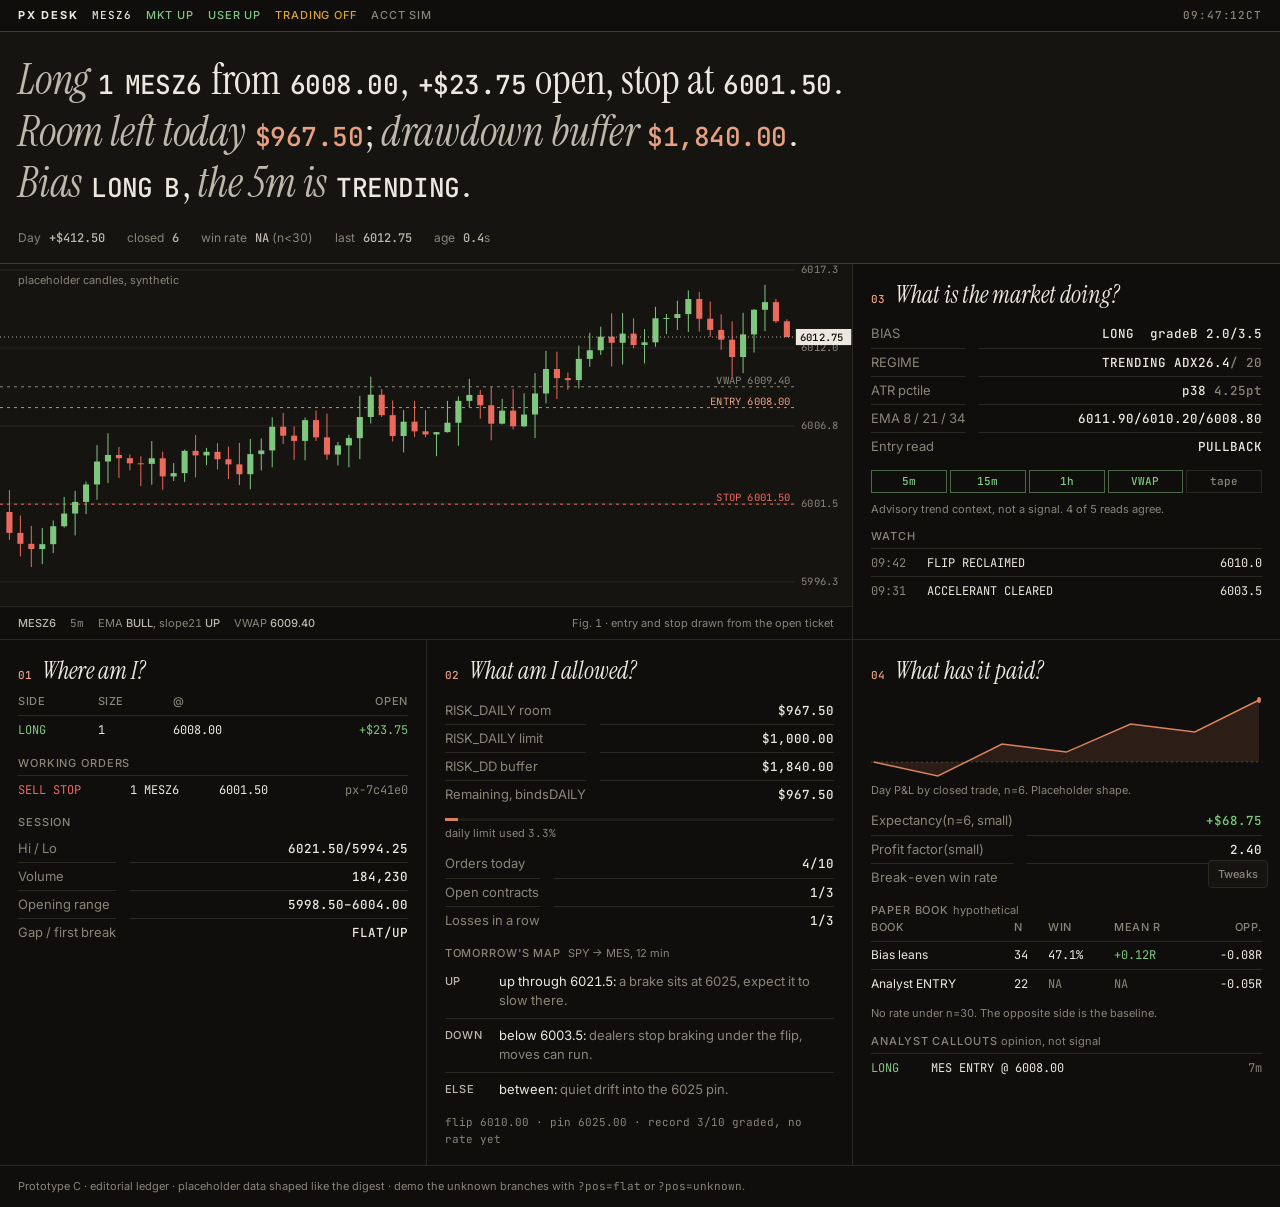
<file: design/prettier-desk/c-divergent.html>
<!doctype html>
<html lang="en" data-theme="dark"><head><meta charset="utf-8">
<meta name="viewport" content="width=device-width,initial-scale=1,viewport-fit=cover">
<title>PX Desk : C Editorial ledger (prototype)</title>
<meta name="color-scheme" content="dark light">
<link rel="preconnect" href="https://fonts.googleapis.com"><link rel="preconnect" href="https://fonts.gstatic.com" crossorigin>
<link href="https://fonts.googleapis.com/css2?family=Instrument+Serif:ital@0;1&family=Inter:wght@400;500;600&family=JetBrains+Mono:wght@400;500&display=swap" rel="stylesheet">
<style>
:root{
  --serif:"Instrument Serif","Iowan Old Style",Georgia,serif;
  --sans:"Inter",system-ui,-apple-system,"Segoe UI",Roboto,sans-serif;
  --mono:"JetBrains Mono",ui-monospace,"SF Mono",Menlo,Consolas,monospace;
  --surface:#0f0e0c;--surface-2:#151411;--surface-3:#1d1b17;
  --ink:#ece8df;--ink-2:#bdb8ab;--muted:#8a8578;
  --border:#2a2822;--border-strong:#403d34;
  --accent:#d9825f;--accent-ink:#e8a083;
  --pos:#7fc77f;--neg:#ec6a5c;--warn:#d9a43a;
  --pad:18px;--row:28px;
}
[data-theme="graphite"]{--surface:#131313;--surface-2:#1a1a1a;--surface-3:#222;--ink:#eee;--ink-2:#bbb;--muted:#8b8b8b;--border:#2a2a2a;--border-strong:#404040}
[data-theme="light"]{color-scheme:light;--surface:#f3efe5;--surface-2:#faf7ef;--surface-3:#ebe6d9;--ink:#1c1a15;--ink-2:#46423a;--muted:#6a6558;--border:#dcd6c6;--border-strong:#b9b2a0;--pos:#256b2e;--neg:#b3321f;--warn:#7d5a08;--accent:#a8481f;--accent-ink:#92390f}
[data-theme="light"][data-accent="default"]{--accent:#a8481f;--accent-ink:#92390f}
[data-density="compact"]{--pad:12px;--row:24px}
*{box-sizing:border-box}
html{background:var(--surface)}
body{margin:0;background:var(--surface);color:var(--ink);font:400 13px/1.5 var(--sans);-webkit-font-smoothing:antialiased;font-variant-numeric:tabular-nums}
button{font:inherit;color:inherit}
:focus-visible{outline:2px solid var(--accent);outline-offset:2px}
.mono{font-family:var(--mono)}.na{color:var(--muted)}.pos{color:var(--pos)}.neg{color:var(--neg)}.dim{color:var(--muted)}
.wrap{max-width:1560px;margin:0 auto}

/* masthead */
.mast{display:flex;align-items:baseline;gap:14px;flex-wrap:wrap;padding:10px var(--pad);border-bottom:1px solid var(--border-strong);font:500 11px/1 var(--sans);letter-spacing:.08em;text-transform:uppercase;color:var(--muted)}
.mast b{color:var(--ink);letter-spacing:.16em}
.mast .sp{flex:1}
.mast .up{color:var(--pos)}.mast .off{color:var(--warn)}

/* THE one typographic move: the desk's state as a sentence, serif prose carrying mono figures. */
.statement{margin:0;padding:22px var(--pad) 20px;font:400 clamp(26px,3.3vw,44px)/1.22 var(--serif);letter-spacing:-.005em;max-width:46ch;border-bottom:1px solid var(--border)}
.statement i{font-style:italic;color:var(--ink-2)}
.statement .f{font:500 .62em/1 var(--mono);letter-spacing:-.02em;padding:0 .08em;white-space:nowrap}
.statement .f.k{color:var(--accent-ink)}
.statement .f.flash{animation:fl .9s ease-out}
.deck{padding:0 var(--pad) 16px;display:flex;gap:22px;flex-wrap:wrap;color:var(--muted);font-size:12px;border-bottom:1px solid var(--border-strong)}
.deck b{font:500 12px var(--mono);color:var(--ink-2);margin-left:5px}
.statement-wrap{border-bottom:1px solid var(--border-strong);background:var(--surface-2)}
.statement-wrap .statement{border-bottom:0}.statement-wrap .deck{border-bottom:0;padding-top:0}

.grid{display:grid;grid-template-columns:repeat(12,minmax(0,1fr));gap:0}
.fig{grid-column:1/9;border-right:1px solid var(--border);border-bottom:1px solid var(--border)}
.sec{padding:var(--pad);border-bottom:1px solid var(--border);min-width:0}
.sec.mkt{grid-column:9/13}
.sec.a,.sec.b,.sec.c{grid-column:span 4;border-right:1px solid var(--border)}
.sec.c{border-right:0}
.q{margin:0 0 12px;display:flex;align-items:baseline;gap:10px}
.q .n{font:500 11px var(--mono);color:var(--accent-ink)}
.q h2{margin:0;font:italic 400 24px/1.1 var(--serif);letter-spacing:0}
.q .r{margin-left:auto;font-size:11px;color:var(--muted)}
.cap{padding:8px var(--pad);font-size:11px;color:var(--muted);display:flex;gap:14px;flex-wrap:wrap;align-items:center;border-top:1px solid var(--border)}
.cap b{color:var(--ink-2);font-weight:500}
.chartbox{position:relative;background:var(--surface-2)}
.chartbox svg{display:block;width:100%;height:clamp(240px,38vh,380px)}
.ph{position:absolute;left:var(--pad);top:8px;font-size:11px;color:var(--muted)}
svg .gl{stroke:var(--border);vector-effect:non-scaling-stroke}svg line{vector-effect:non-scaling-stroke}
svg .ax,svg .lt{font:400 10px var(--mono);fill:var(--muted)}
svg .lv{stroke:var(--muted);stroke-dasharray:3 4}svg .lv.entry{stroke:var(--accent)}svg .lv.stop{stroke:var(--neg)}
svg .lt.entry{fill:var(--accent-ink)}svg .lt.stop{fill:var(--neg)}
svg .up line{stroke:var(--pos)}svg .up rect{fill:var(--pos)}svg .dn line{stroke:var(--neg)}svg .dn rect{fill:var(--neg)}
svg .last{stroke:var(--ink-2);stroke-dasharray:1 3}svg .lastbox{fill:var(--ink)}svg .lasttx{font:500 10px var(--mono);fill:var(--surface)}
.kv{display:grid;grid-template-columns:auto 1fr;column-gap:14px;margin:0}
.kv>*{min-height:var(--row);display:flex;align-items:center;border-top:1px solid var(--border)}
.kv>dt:first-of-type,.kv>dt:first-of-type+dd{border-top:0}
.kv dt{color:var(--muted)}.kv dd{margin:0;justify-content:flex-end;font:500 12.5px var(--mono);text-align:right}
.sub{margin:14px 0 6px;font:500 11px/1 var(--sans);letter-spacing:.08em;text-transform:uppercase;color:var(--muted)}
.road{display:grid;grid-template-columns:44px 1fr;gap:10px;padding:7px 0;border-top:1px solid var(--border)}
.road:first-of-type{border-top:0}.road b{font:500 11px/1.7 var(--sans);letter-spacing:.07em;color:var(--ink-2)}
.note{margin:8px 0 0;color:var(--muted);font-size:11px;line-height:1.5}
.t{width:100%;border-collapse:collapse;font-size:12px}
.t th{font:500 11px/1 var(--sans);letter-spacing:.05em;text-transform:uppercase;color:var(--muted);text-align:left;padding:0 8px 8px 0}
.t td{padding:0 8px 0 0;height:var(--row);border-top:1px solid var(--border);font-family:var(--mono)}
.t tr:hover td{background:var(--surface-3)}.t .r{text-align:right;padding-right:0}
.meter{height:3px;background:var(--surface-3);margin:2px 0 4px}.meter i{display:block;height:100%;background:var(--accent)}
.eq svg{display:block;width:100%;height:84px}.eq .zero{stroke:var(--border-strong);stroke-dasharray:2 3;vector-effect:non-scaling-stroke}.eq .fill{fill:color-mix(in srgb,var(--accent) 14%,transparent)}.eq .ln{fill:none;stroke:var(--accent);stroke-width:1.5;vector-effect:non-scaling-stroke}.eq .dot{fill:var(--accent)}
.pip{display:grid;grid-template-columns:repeat(5,1fr);gap:3px;margin-top:10px}
.pip span{text-align:center;padding:5px 0;border:1px solid var(--border);font:500 11px/1 var(--mono);color:var(--muted)}
.pip .p1{color:var(--pos);border-color:color-mix(in srgb,var(--pos) 40%,var(--border))}
.btn{background:transparent;border:1px solid var(--border-strong);padding:6px 9px;font:500 11px/1 var(--sans);letter-spacing:.06em;text-transform:uppercase;color:var(--ink-2);cursor:pointer;min-height:28px}
.btn:hover{background:var(--surface-3);color:var(--ink)}
.flash{animation:fl .9s ease-out}@keyframes fl{from{background:color-mix(in srgb,var(--accent) 26%,transparent)}to{background:transparent}}
.foot{padding:12px var(--pad);color:var(--muted);font-size:11px}

@media (max-width:1099px){
  .fig{grid-column:1/13;border-right:0}.sec.mkt{grid-column:1/13}.sec.a,.sec.b,.sec.c{grid-column:span 6;border-right:0}.sec.c{grid-column:1/13}
}
@media (max-width:640px){
  .sec.a,.sec.b{grid-column:1/13}
  .statement{font-size:25px}
}
</style>
<style id="tw-css">/* Tweaks control + accents (shared) */
[data-accent="amber"]{--accent:#d6a73a;--accent-ink:#e3be62}
[data-accent="coral"]{--accent:#e0775a;--accent-ink:#ee9a82}
[data-accent="bone"]{--accent:#d9d6cc;--accent-ink:#f2efe6}
[data-theme="light"][data-accent="amber"]{--accent:#9a6f0c;--accent-ink:#8a6208}
[data-theme="light"][data-accent="coral"]{--accent:#b8452a;--accent-ink:#a43b22}
[data-theme="light"][data-accent="bone"]{--accent:#3a3830;--accent-ink:#1d1c17}
.tw{position:fixed;right:12px;bottom:12px;z-index:50;font:500 11px/1 var(--sans);display:flex;flex-direction:column;align-items:flex-end;gap:6px}
.tw[hidden]{display:none}
.tw-tab,.tw-seg button,.tw-foot button{font:inherit;color:var(--muted);background:var(--surface-2);border:1px solid var(--border);border-radius:4px;padding:6px 9px;cursor:pointer;letter-spacing:.02em;min-height:28px}
.tw-tab:hover,.tw-seg button:hover,.tw-foot button:hover{color:var(--ink);border-color:var(--border-strong);background:var(--surface-3)}
.tw-tab:focus-visible,.tw-seg button:focus-visible,.tw-foot button:focus-visible{outline:2px solid var(--accent);outline-offset:2px}
.tw-pane{background:var(--surface-2);border:1px solid var(--border-strong);border-radius:6px;padding:10px;display:grid;gap:8px;min-width:230px;box-shadow:0 8px 24px rgba(0,0,0,.35)}
.tw-pane[hidden]{display:none}
.tw-row{display:grid;grid-template-columns:62px 1fr;align-items:center;gap:8px}
.tw-l{color:var(--muted);text-transform:uppercase;letter-spacing:.08em;font-size:10px}
.tw-seg{display:flex;flex-wrap:wrap;gap:3px}
.tw-seg button{padding:4px 7px;min-height:24px}
.tw-seg button[aria-pressed="true"]{color:var(--ink);border-color:var(--accent);background:var(--surface-3)}
.tw-foot{display:flex;justify-content:space-between;gap:6px;padding-top:2px}
@media (max-width:600px){.tw{right:8px;bottom:8px}}
@media (prefers-reduced-motion:reduce){*,*::before,*::after{animation:none!important;transition:none!important;scroll-behavior:auto!important}}
</style>
</head><body><div class="wrap">
<header class="mast" role="banner"><b>PX DESK</b><span class="mono" data-ai="contract.name" style="color:var(--ink)"></span>
  <span class="up">MKT <span data-ai="mode.market"></span></span><span class="up">USER <span data-ai="mode.user"></span></span><span class="off">TRADING <span data-ai="mode.trading"></span></span><span>ACCT <span data-ai="mode.acct"></span></span>
  <span class="sp"></span><span class="mono" data-ai="asof"></span></header>

<div class="statement-wrap" aria-live="off">
<h1 class="statement" id="statement"></h1>
<div class="deck"><span>Day <b data-ai="kpi.pnl_day" data-fmt="susd" data-sign="1"></b></span><span>closed <b data-ai="kpi.n"></b></span><span>win rate <b class="na">NA</b> <span class="dim">(n&lt;30)</span></span><span>last <b data-ai="quote.last" data-fmt="px" data-flash="1"></b></span><span>age <b data-ai="quote.age_s" data-fmt="n1"></b>s</span></div>
</div>

<main class="grid">
  <section class="fig" aria-label="Chart">
    <div class="chartbox"><span class="ph">placeholder candles, synthetic</span><div id="chart"></div></div>
    <div class="cap"><b data-ai="contract.name"></b><span class="mono">5m</span><span>EMA <b data-ai="ema.state"></b>, slope21 <b data-ai="ema.slope21"></b></span><span>VWAP <b data-ai="vwap" data-fmt="px"></b></span><span style="margin-left:auto">Fig. 1 &middot; entry and stop drawn from the open ticket</span></div>
  </section>

  <section class="sec mkt" aria-labelledby="q3">
    <div class="q"><span class="n">03</span><h2 id="q3">What is the market doing?</h2></div>
    <dl class="kv">
      <dt>BIAS</dt><dd><span data-ai="bias.direction"></span>&nbsp; grade <span data-ai="bias.grade"></span> &nbsp;<span data-ai="bias.score" data-fmt="n1"></span>/<span data-ai="bias.max" data-fmt="n1"></span></dd>
      <dt>REGIME</dt><dd><span data-ai="regime.state"></span> &nbsp;ADX <span data-ai="regime.adx" data-fmt="n1"></span> <span class="dim">/ <span data-ai="regime.threshold"></span></span></dd>
      <dt>ATR pctile</dt><dd>p<span data-ai="ind.atr_pctile"></span> <span class="dim">&nbsp;<span data-ai="ind.atr" data-fmt="n2"></span>pt</span></dd>
      <dt>EMA 8 / 21 / 34</dt><dd><span data-ai="ema.e8" data-fmt="px"></span> / <span data-ai="ema.e21" data-fmt="px"></span> / <span data-ai="ema.e34" data-fmt="px"></span></dd>
      <dt>Entry read</dt><dd data-ai="bias.entry"></dd>
    </dl>
    <div class="pip" aria-label="Votes"><span class="p1">5m</span><span class="p1">15m</span><span class="p1">1h</span><span class="p1">VWAP</span><span>tape</span></div>
    <p class="note">Advisory trend context, not a signal. <span data-ai="bias.agree"></span> of <span data-ai="bias.reads"></span> reads agree.</p>
    <div class="sub">Watch</div><table class="t"><tbody id="watch"></tbody></table>
  </section>

  <section class="sec a" aria-labelledby="q1">
    <div class="q"><span class="n">01</span><h2 id="q1">Where am I?</h2></div>
    <table class="t"><thead><tr><th>Side</th><th>Size</th><th>@</th><th class="r">Open</th></tr></thead><tbody id="pos"></tbody></table>
    <div class="sub">Working orders</div>
    <table class="t"><tbody><tr><td class="neg">SELL STOP</td><td>1 <span data-ai="pos.contract"></span></td><td data-ai="pos.stop" data-fmt="px"></td><td class="r dim">px-7c41e0</td></tr></tbody></table>
    <div class="sub">Session</div>
    <dl class="kv"><dt>Hi / Lo</dt><dd><span data-ai="session.hi" data-fmt="px"></span> / <span data-ai="session.lo" data-fmt="px"></span></dd>
      <dt>Volume</dt><dd data-ai="session.volume" data-fmt="int"></dd>
      <dt>Opening range</dt><dd><span data-ai="ctx.or_low" data-fmt="px"></span>&ndash;<span data-ai="ctx.or_high" data-fmt="px"></span></dd>
      <dt>Gap / first break</dt><dd><span data-ai="ctx.gap"></span> / <span data-ai="ctx.first_break"></span></dd></dl>
  </section>

  <section class="sec b" aria-labelledby="q2">
    <div class="q"><span class="n">02</span><h2 id="q2">What am I allowed?</h2></div>
    <dl class="kv">
      <dt>RISK_DAILY room</dt><dd data-ai="risk.daily_room" data-fmt="usd"></dd>
      <dt>RISK_DAILY limit</dt><dd data-ai="risk.daily_limit" data-fmt="usd"></dd>
      <dt>RISK_DD buffer</dt><dd data-ai="risk.dd_buffer" data-fmt="usd"></dd>
      <dt>Remaining, binds <span data-ai="risk.binding"></span></dt><dd data-ai="risk.remaining" data-fmt="usd"></dd>
    </dl>
    <div class="meter" aria-hidden="true" style="margin-top:10px"><i style="width:3.3%"></i></div>
    <p class="note" style="margin-top:0">daily limit used <span class="mono" data-ai="risk.daily_used_pct" data-fmt="pct1"></span></p>
    <dl class="kv" style="margin-top:8px">
      <dt>Orders today</dt><dd><span data-ai="risk.orders_today"></span> / <span data-ai="risk.orders_max"></span></dd>
      <dt>Open contracts</dt><dd><span data-ai="risk.open_contracts"></span> / <span data-ai="risk.max_contracts"></span></dd>
      <dt>Losses in a row</dt><dd><span data-ai="behavior.consecutive_losses"></span> / <span data-ai="behavior.max_losses"></span></dd>
    </dl>
    <div class="sub">Tomorrow's map <span style="text-transform:none;letter-spacing:0;font-weight:400">&nbsp;<span data-ai="map.source"></span> &rarr; <span data-ai="map.root"></span>, <span data-ai="map.age_min"></span> min</span></div>
    <div id="roads"></div>
    <p class="note mono">flip <span data-ai="map.flip" data-fmt="px"></span> &middot; pin <span data-ai="map.pin" data-fmt="px"></span> &middot; record <span data-ai="map.record.sessions"></span>/<span data-ai="map.record.min_sessions"></span> graded, no rate yet</p>
  </section>

  <section class="sec c" aria-labelledby="q4">
    <div class="q"><span class="n">04</span><h2 id="q4">What has it paid?</h2></div>
    <div class="eq" id="eq"></div>
    <p class="note" style="margin-top:2px">Day P&amp;L by closed trade, n=<span data-ai="kpi.n"></span>. Placeholder shape.</p>
    <dl class="kv" style="margin-top:8px"><dt>Expectancy <span class="dim">(n=<span data-ai="kpi.n"></span>, small)</span></dt><dd data-ai="kpi.expectancy" data-fmt="susd" data-sign="1"></dd>
      <dt>Profit factor <span class="dim">(small)</span></dt><dd data-ai="kpi.profit_factor" data-fmt="n2"></dd>
      <dt>Break-even win rate</dt><dd data-ai="kpi.breakeven_win_rate" data-fmt="pct1"></dd></dl>
    <div class="sub">Paper book <span style="text-transform:none;letter-spacing:0;font-weight:400">hypothetical</span></div>
    <table class="t"><thead><tr><th>Book</th><th>n</th><th>Win</th><th>Mean R</th><th class="r">Opp.</th></tr></thead><tbody id="paper"></tbody></table>
    <p class="note">No rate under n=30. The opposite side is the baseline.</p>
    <div class="sub">Analyst callouts <span style="text-transform:none;letter-spacing:0;font-weight:400">opinion, not signal</span></div>
    <table class="t"><tbody id="callouts"></tbody></table>
  </section>
</main>
<div class="foot">Prototype C &middot; editorial ledger &middot; placeholder data shaped like the digest &middot; demo the unknown branches with <span class="mono">?pos=flat</span> or <span class="mono">?pos=unknown</span>.</div>
</div>
<script>
/* PLACEHOLDER DATA: invented values shaped like the digest (digest.py line formats). Nothing here is a real balance, P&L or account. */
const DATA = {
  asof: "09:47:12CT",
  mode: { engine: "READY", trading: "OFF", acct: "SIM", market: "UP", user: "UP" },
  contract: { root: "MES", name: "MESZ6", tick: 0.25, tickval: 1.25, pt: 5 },
  quote: { last: 6012.75, bid: 6012.50, ask: 6012.75, age_s: 0.4 },
  kpi: { n: 6, wins: 4, losses: 2, win_rate: null, breakeven_win_rate: 38.5, payoff: 1.6, profit_factor: 2.4, expectancy: 68.75, pnl_day: 412.50, fills_today: 12 },
  risk: { daily_limit: 1000, daily_room: 967.50, daily_used_pct: 3.3, dd_buffer: 1840.00, remaining: 967.50, binding: "DAILY",
          open_contracts: 1, max_contracts: 3, orders_today: 4, orders_max: 10, open_pnl: 23.75 },
  behavior: { consecutive_losses: 1, max_losses: 3, cooldown_s: null },
  pos: { side: "LONG", size: 1, contract: "MESZ6", avg: 6008.00, stop: 6001.50 },
  orders: [{ side: "SELL", type: "STOP", size: 1, contract: "MESZ6", stop: 6001.50, limit: null, tag: "px-7c41e0" }],
  bias: { direction: "LONG", grade: "B", score: 2.0, max: 3.5, agree: 4, reads: 5, entry: "PULLBACK", flags: [],
          votes: { "5m": 1, "15m": 1, "1h": 1, vwap: 1, tape: 0 } },
  ema: { state: "BULL", e8: 6011.90, e21: 6010.20, e34: 6008.80, slope21: "UP" },
  ind: { atr: 4.25, atr_pctile: 38, adx: 26.4, tf: "5m" },
  regime: { state: "TRENDING", adx: 26.4, threshold: 20, tf: "5m" },
  vwap: 6009.40,
  session: { hi: 6021.50, lo: 5994.25, volume: 184230 },
  ctx: { or_high: 6004.00, or_low: 5998.50, or: 5.5, gap: "FLAT", first_break: "UP" },
  watch: [ { t: "09:42", text: "FLIP RECLAIMED", px: 6010.0 }, { t: "09:31", text: "ACCELERANT CLEARED", px: 6003.5 } ],
  map: { source: "SPY", root: "MES", age_min: 12, regime: "POSITIVE", spot: 6012.75, flip: 6010.0, pin: 6025.0, typical_move: 31,
         roads: [
           { key: "UP",   cond: "up through 6021.5", rule: "a brake sits at 6025, expect it to slow there." },
           { key: "DOWN", cond: "below 6003.5",      rule: "dealers stop braking under the flip, moves can run." },
           { key: "ELSE", cond: "between",           rule: "quiet drift into the 6025 pin." } ],
         record: { sessions: 3, min_sessions: 10 } },
  paper: [
    { name: "Bias leans (B or better)", n: 34, win_pct: 47.1, mean_r: 0.12, mean_r_opp: -0.08, total_r: 4.1, missed: 0 },
    { name: "Analyst ENTRY callouts",   n: 22, win_pct: null, mean_r: null, mean_r_opp: -0.05, total_r: 1.3, missed: 3 } ],
  paper_min_n: 30,
  callouts: [ { age_s: 410, analyst: "NA", sym: "MES", side: "LONG", event: "ENTRY", entry: 6008.0, stop: 6001.5, tp1: 6016.0 } ],
  equity: [0, -87.5, 112.5, 62.5, 237.5, 188.0, 388.75]   /* cumulative day P&L at each closed trade */
};

const $ = (s, r) => (r || document).querySelector(s);
const $$ = (s, r) => Array.from((r || document).querySelectorAll(s));
const get = (o, p) => p.split(".").reduce((a, k) => (a == null ? undefined : a[k]), o);
const ok = v => v !== null && v !== undefined && !(typeof v === "number" && !isFinite(v));
const FMT = {
  usd:  v => (v < 0 ? "-" : "") + "$" + Math.abs(v).toLocaleString("en-US", { minimumFractionDigits: 2, maximumFractionDigits: 2 }),
  susd: v => (v < 0 ? "-" : "+") + "$" + Math.abs(v).toLocaleString("en-US", { minimumFractionDigits: 2, maximumFractionDigits: 2 }),
  px:   v => v.toFixed(2),
  n1:   v => v.toFixed(1),
  n2:   v => v.toFixed(2),
  int:  v => Math.round(v).toLocaleString("en-US"),
  pct1: v => v.toFixed(1) + "%",
  sr:   v => (v < 0 ? "-" : "+") + Math.abs(v).toFixed(2) + "R",
  txt:  v => String(v)
};
/* NA is unknown, never 0 */
function bind(root) {
  $$("[data-ai]", root).forEach(el => {
    const v = get(DATA, el.dataset.ai), f = FMT[el.dataset.fmt || "txt"];
    const next = ok(v) ? f(v) : "NA";
    if (el.textContent !== next) {
      el.textContent = next;
      if (!ok(v)) el.classList.add("na"); else el.classList.remove("na");
      if (el.dataset.sign && ok(v)) { el.classList.toggle("pos", v > 0); el.classList.toggle("neg", v < 0); }
      if (el.dataset.flash) { el.classList.remove("flash"); void el.offsetWidth; el.classList.add("flash"); }
    }
  });
}
/* deterministic placeholder candles (clearly a placeholder, drawn in SVG) */
function candles(n, seed) {
  let s = seed || 7; const r = () => (s = (s * 16807) % 2147483647) / 2147483647;
  let p = 6001, out = [];
  for (let i = 0; i < n; i++) {
    const o = p, c = o + (r() - 0.44) * 3.2, h = Math.max(o, c) + r() * 1.6, l = Math.min(o, c) - r() * 1.6;
    out.push({ o, h, l, c }); p = c;
  }
  const k = DATA.quote.last - out[n - 1].c; out.forEach(b => { b.o += k; b.h += k; b.l += k; b.c += k; });
  return out;
}
function candleSVG(host, o) {
  o = o || {}; const n = o.n || 72, W = 800, H = o.h || 360, padR = 54, padB = 18;
  const cs = candles(n, o.seed), lv = o.levels || [];
  const all = cs.flatMap(b => [b.h, b.l]).concat(lv.map(l => l.p));
  const hi = Math.max.apply(null, all) + 1, lo = Math.min.apply(null, all) - 1;
  const x = i => 6 + i * ((W - padR - 6) / n), y = v => 6 + (hi - v) / (hi - lo) * (H - padB - 12), bw = Math.max(2, (W - padR) / n * 0.55);
  let g = "";
  for (let k = 0; k <= 4; k++) { const v = lo + (hi - lo) * k / 4; g += `<line class="gl" x1="0" x2="${W - padR}" y1="${y(v)}" y2="${y(v)}"/><text class="ax" x="${W - padR + 6}" y="${y(v) + 3}">${v.toFixed(1)}</text>`; }
  lv.forEach(l => { g += `<line class="lv ${l.k || ""}" x1="0" x2="${W - padR}" y1="${y(l.p)}" y2="${y(l.p)}"/><text class="lt ${l.k || ""}" x="${W - padR - 4}" y="${y(l.p) - 3}" text-anchor="end">${l.t} ${l.p.toFixed(2)}</text>`; });
  cs.forEach((b, i) => { const up = b.c >= b.o, cx = x(i) + bw / 2;
    g += `<g class="${up ? "up" : "dn"}"><line x1="${cx}" x2="${cx}" y1="${y(b.h)}" y2="${y(b.l)}"/><rect x="${x(i)}" y="${y(Math.max(b.o, b.c))}" width="${bw}" height="${Math.max(1, Math.abs(y(b.o) - y(b.c)))}"/></g>`; });
  const ly = y(DATA.quote.last);
  g += `<line class="last" x1="0" x2="${W - padR}" y1="${ly}" y2="${ly}"/><rect class="lastbox" x="${W - padR + 1}" y="${ly - 8}" width="${padR - 2}" height="16"/><text class="lasttx" x="${W - padR + 5}" y="${ly + 4}">${DATA.quote.last.toFixed(2)}</text>`;
  host.innerHTML = `<svg viewBox="0 0 ${W} ${H}" preserveAspectRatio="none" role="img" aria-label="Placeholder candle chart, synthetic bars, not market data">${g}</svg>`;
}
function areaSVG(host, series, o) {
  o = o || {}; const W = 600, H = o.h || 120, pad = 4;
  const lo = Math.min(0, ...series), hi = Math.max(0, ...series), span = (hi - lo) || 1;
  const x = i => pad + i * ((W - 2 * pad) / (series.length - 1)), y = v => pad + (hi - v) / span * (H - 2 * pad);
  const pts = series.map((v, i) => `${x(i).toFixed(1)},${y(v).toFixed(1)}`).join(" ");
  host.innerHTML = `<svg viewBox="0 0 ${W} ${H}" preserveAspectRatio="none" role="img" aria-label="Day P&L by closed trade, n=${series.length - 1}"><line class="zero" x1="0" x2="${W}" y1="${y(0)}" y2="${y(0)}"/><polygon class="fill" points="${x(0)},${y(0)} ${pts} ${x(series.length - 1)},${y(0)}"/><polyline class="ln" points="${pts}"/><circle class="dot" cx="${x(series.length - 1)}" cy="${y(series[series.length - 1])}" r="3"/></svg>`;
}
/* simulated tick so the monitor shows state changing; off under prefers-reduced-motion or the Sim toggle */
function startSim(render) {
  const q = DATA.quote; let t = 0;
  return setInterval(() => {
    if (document.documentElement.dataset.sim === "off") return;
    t++; const step = [0.25, -0.25, 0.5, -0.25, 0.25, 0][t % 6];
    q.last = Math.round((q.last + step) * 4) / 4; q.bid = q.last - 0.25; q.ask = q.last; q.age_s = 0.2 + (t % 5) * 0.1;
    DATA.risk.open_pnl = Math.round((q.last - DATA.pos.avg) * DATA.contract.pt * DATA.pos.size * 100) / 100;
    DATA.kpi.pnl_day = DATA.equity[DATA.equity.length - 1] + DATA.risk.open_pnl; render();
  }, 2200);
}
/* Tweaks: theme / density / accent / sim. Persists to localStorage; hides to a small tab, or away entirely (Shift+T brings it back). */
function tweaks(ns, themes) {
  const K = k => "pxdesign." + ns + "." + k, H = document.documentElement;
  const safe = { get: k => { try { return localStorage.getItem(K(k)); } catch (e) { return null; } }, set: (k, v) => { try { localStorage.setItem(K(k), v); } catch (e) {} } };
  const defs = { theme: themes[0], density: "comfortable", accent: "default", sim: "on" };
  const opts = { theme: themes, density: ["comfortable", "compact"], accent: ["default", "amber", "coral", "bone"], sim: ["on", "off"] };
  const reduce = matchMedia("(prefers-reduced-motion: reduce)").matches;
  Object.keys(defs).forEach(k => { let v = safe.get(k); if (!v || opts[k].indexOf(v) < 0) v = (k === "sim" && reduce) ? "off" : defs[k]; H.dataset[k] = v; });
  const box = document.createElement("div"); box.className = "tw";
  box.innerHTML = `<button type="button" class="tw-tab" aria-expanded="false" aria-controls="tw-pane">Tweaks</button>
  <div class="tw-pane" id="tw-pane" role="group" aria-label="Design tweaks" hidden>
  ${Object.keys(opts).map(k => `<div class="tw-row"><span class="tw-l" id="twl-${k}">${k}</span><span class="tw-seg" role="group" aria-labelledby="twl-${k}">${opts[k].map(v => `<button type="button" data-k="${k}" data-v="${v}" aria-pressed="false">${v}</button>`).join("")}</span></div>`).join("")}
  <div class="tw-foot"><button type="button" data-act="reset">Reset</button><button type="button" data-act="hide">Hide (Shift+T)</button></div></div>`;
  document.body.appendChild(box);
  const tab = $(".tw-tab", box), pane = $(".tw-pane", box);
  const sync = () => $$("[data-k]", box).forEach(b => b.setAttribute("aria-pressed", H.dataset[b.dataset.k] === b.dataset.v));
  const open = o => { pane.hidden = !o; tab.setAttribute("aria-expanded", String(o)); };
  const gone = g => { box.hidden = g; safe.set("hidden", g ? "1" : "0"); };
  box.addEventListener("click", e => {
    const b = e.target.closest("button"); if (!b) return;
    if (b === tab) return open(pane.hidden);
    if (b.dataset.k) { H.dataset[b.dataset.k] = b.dataset.v; safe.set(b.dataset.k, b.dataset.v); sync(); return; }
    if (b.dataset.act === "reset") { Object.keys(defs).forEach(k => { H.dataset[k] = defs[k]; safe.set(k, defs[k]); }); sync(); }
    if (b.dataset.act === "hide") { open(false); gone(true); }
  });
  document.addEventListener("keydown", e => {
    if (e.key === "Escape" && !pane.hidden) { open(false); tab.focus(); }
    if (e.shiftKey && e.key.toLowerCase() === "t" && !/^(INPUT|SELECT|TEXTAREA)$/.test((e.target.tagName || ""))) { gone(!box.hidden); }
  });
  gone(safe.get("hidden") === "1"); sync();
}

const PARAM = new URLSearchParams(location.search).get("pos");
function f(path, fmt, extra){ const v=get(DATA,path); const t=ok(v)?FMT[fmt||"txt"](v):"NA"; return `<span class="f ${extra||""}${ok(v)?"":" na"}" data-ai="${path}" data-fmt="${fmt||"txt"}"${extra==="sg"?' data-sign="1"':""}>${t}</span>`; }
function statement(){
  let p;
  if (PARAM==="unknown") p = `Position state is <span class="f neg">UNKNOWN</span>, <i>not verified against the broker; do not read it as flat.</i>`;
  else if (PARAM==="flat") p = `<i>Flat</i>, nothing working.`;
  else p = `<i>Long</i> ${f("pos.size")} ${f("pos.contract")} from ${f("pos.avg","px")}, ${f("risk.open_pnl","susd","sg")} open, stop at ${f("pos.stop","px")}.`;
  $("#statement").innerHTML = `${p} <i>Room left today</i> ${f("risk.daily_room","usd","k")}; <i>drawdown buffer</i> ${f("risk.dd_buffer","usd","k")}. <i>Bias</i> ${f("bias.direction")} ${f("bias.grade")}, <i>the 5m is</i> ${f("regime.state")}.`;
}
function renderLists(){
  $("#roads").innerHTML = DATA.map.roads.map(r=>`<div class="road"><b>${r.key}</b><span>${r.cond}: <span class="dim">${r.rule}</span></span></div>`).join("");
  $("#watch").innerHTML = DATA.watch.map(w=>`<tr><td class="dim" style="width:56px">${w.t}</td><td>${w.text}</td><td class="r">${w.px.toFixed(1)}</td></tr>`).join("");
  $("#pos").innerHTML = PARAM ? `<tr><td colspan="4" class="${PARAM==="unknown"?"neg":"na"}">${PARAM==="unknown"?"UNKNOWN":"NONE"}</td></tr>` : `<tr><td class="pos">LONG</td><td data-ai="pos.size"></td><td data-ai="pos.avg" data-fmt="px"></td><td class="r" data-ai="risk.open_pnl" data-fmt="susd" data-sign="1"></td></tr>`;
  $("#paper").innerHTML = DATA.paper.map(p=>{const e=p.n>=DATA.paper_min_n;return `<tr><td style="font-family:var(--sans)">${p.name.split(" ")[0]} ${p.name.split(" ")[1]}</td><td>${p.n}</td><td class="${e?"":"na"}">${e?FMT.pct1(p.win_pct):"NA"}</td><td class="${e?(p.mean_r>0?"pos":"neg"):"na"}">${e?FMT.sr(p.mean_r):"NA"}</td><td class="r">${FMT.sr(p.mean_r_opp)}</td></tr>`}).join("");
  $("#callouts").innerHTML = DATA.callouts.map(c=>`<tr><td class="${c.side==="LONG"?"pos":"neg"}" style="width:60px">${c.side}</td><td>${c.sym} ${c.event} @ ${c.entry.toFixed(2)}</td><td class="r dim">${Math.round(c.age_s/60)}m</td></tr>`).join("");
  areaSVG($("#eq"), DATA.equity, {h:84});
}
function render(){ bind(document); }
statement();
candleSVG($("#chart"), {levels:PARAM?[{p:DATA.vwap,t:"VWAP"}]:[{p:DATA.pos.avg,t:"ENTRY",k:"entry"},{p:DATA.pos.stop,t:"STOP",k:"stop"},{p:DATA.vwap,t:"VWAP"}],h:340});
renderLists(); render(); tweaks("c", ["dark","graphite","light"]); startSim(render);
</script>
</body></html>
</file>
